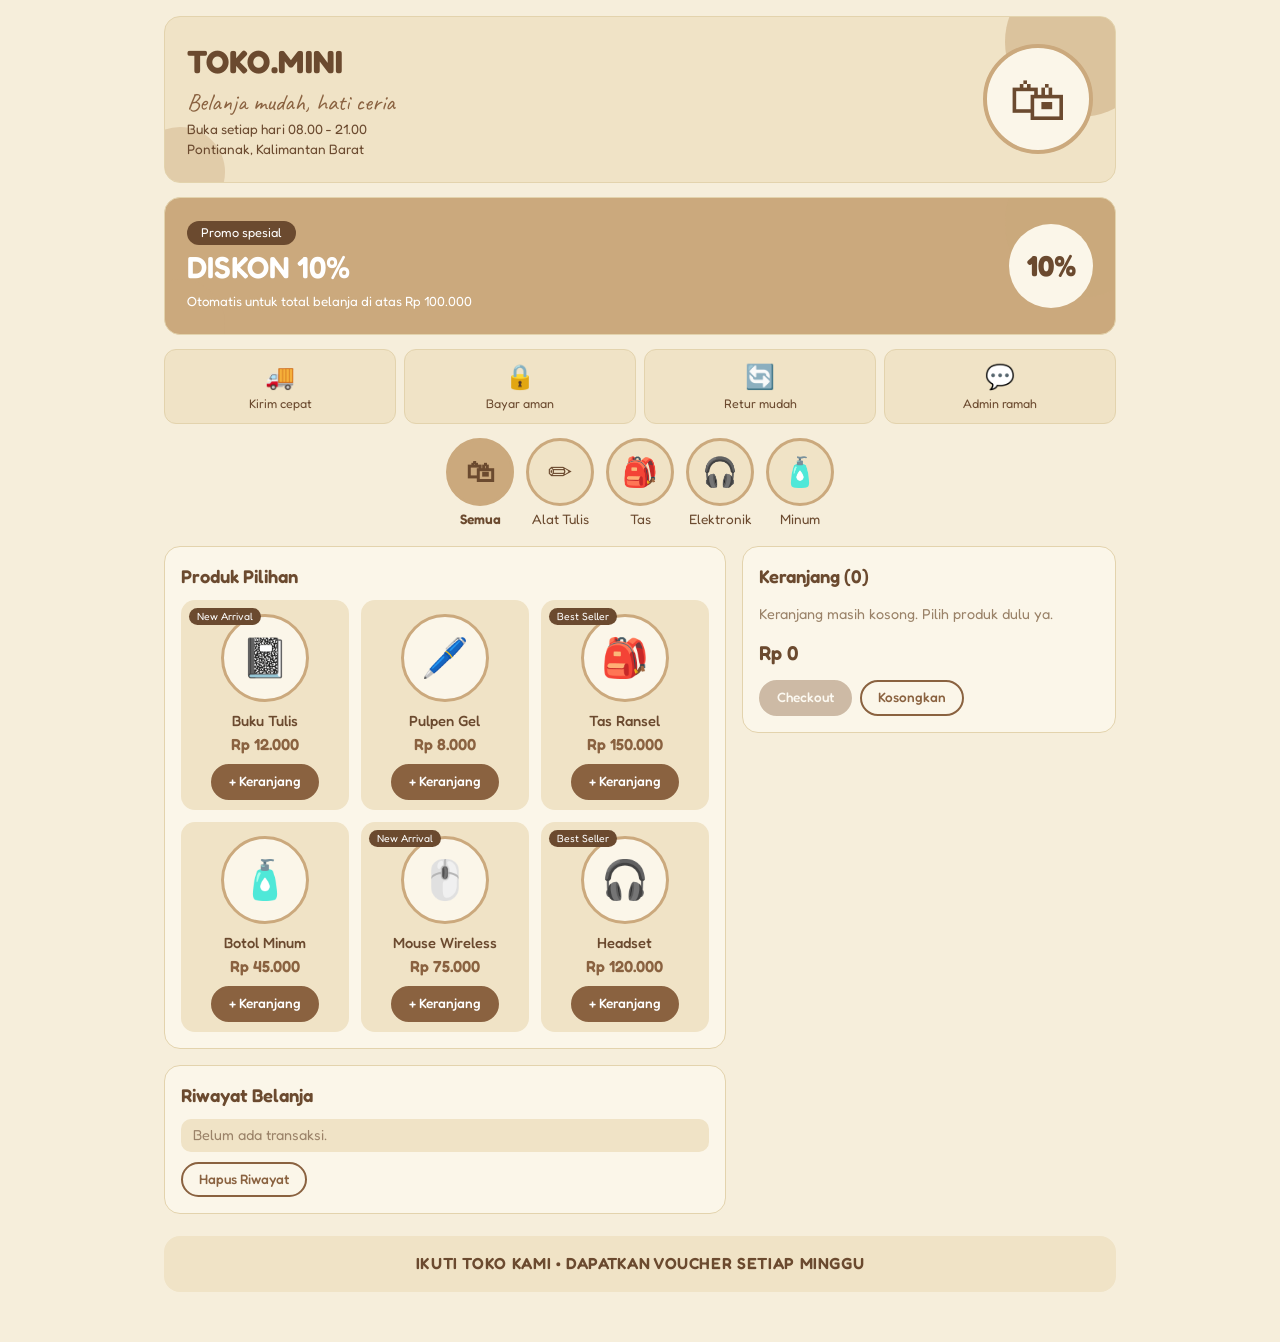
<file: index.html>
<!DOCTYPE html>
<html lang="id">
<head>
<meta charset="UTF-8">
<meta name="viewport" content="width=device-width, initial-scale=1">
<title>Toko Mini - Keranjang Belanja</title>
<script src="https://code.jquery.com/jquery-3.7.1.min.js"></script>
<link href="https://fonts.googleapis.com/css2?family=Fredoka:wght@400;500;600;700&family=Caveat:wght@600&display=swap" rel="stylesheet">
<style>
:root{--bg:#f6eedb;--card:#f0e3c6;--tan:#cba97d;--brown:#6b4a2f;--dark:#8a6240;--cream:#fbf6e9;--bad:#b5473a;--ok:#5f7f4e}
*{box-sizing:border-box}
body{margin:0;background:var(--bg);color:var(--brown);font-family:'Fredoka',system-ui,sans-serif;line-height:1.45}
main{max-width:980px;margin:0 auto;padding:16px 14px 50px}
.banner{position:relative;overflow:hidden;background:var(--card);border-radius:16px;padding:22px;margin-bottom:14px;border:1px solid #e3d3ad}
.banner::before{content:"";position:absolute;width:150px;height:150px;border-radius:50%;background:var(--tan);opacity:.55;right:-40px;top:-50px}
.banner::after{content:"";position:absolute;width:90px;height:90px;border-radius:50%;background:var(--tan);opacity:.4;left:-30px;bottom:-35px}
.banner>*{position:relative;z-index:1}
h1,h2{margin:0}
h1{font-size:2rem;font-weight:700;letter-spacing:.02em}
h2{font-size:1.15rem;font-weight:600;margin-bottom:10px}
.script{font-family:'Caveat',cursive;font-size:1.5rem;color:var(--dark)}
.hero{display:flex;align-items:center;justify-content:space-between;gap:12px}
.hero small{display:block;font-size:.85rem}
.bigico{font-size:3.6rem;background:var(--cream);width:110px;height:110px;border-radius:50%;display:grid;place-items:center;flex:none;border:4px solid var(--tan)}
.sale{display:flex;align-items:center;justify-content:space-between;gap:12px;background:var(--tan);color:#fff}
.sale h2{font-size:1.9rem;color:#fff;margin:0}
.sale .pill{background:var(--brown);color:#fff;border-radius:99px;padding:3px 14px;font-size:.8rem;display:inline-block}
.sale .pct{background:var(--cream);color:var(--brown);font-size:1.8rem;font-weight:700;border-radius:50%;width:84px;height:84px;display:grid;place-items:center;flex:none}
.policy{display:grid;grid-template-columns:repeat(4,1fr);gap:8px;margin-bottom:14px}
.policy div{background:var(--card);border-radius:12px;padding:10px 4px;text-align:center;font-size:.78rem;border:1px solid #e3d3ad}
.policy span{display:block;font-size:1.5rem}
.cats{display:flex;gap:12px;justify-content:center;flex-wrap:wrap;margin:6px 0 16px}
.cat{background:none;border:0;cursor:pointer;font:inherit;color:var(--brown);font-size:.85rem;text-align:center;padding:0}
.cat span{display:grid;place-items:center;width:68px;height:68px;border-radius:50%;background:var(--card);border:3px solid var(--tan);font-size:1.8rem;margin:0 auto 4px;transition:.2s}
.cat.on span,.cat:hover span{background:var(--tan)}
.cat.on{font-weight:600}
.layout{display:grid;grid-template-columns:1.5fr 1fr;gap:16px}
@media(max-width:780px){.layout{grid-template-columns:1fr}.policy{grid-template-columns:repeat(2,1fr)}.hero .bigico{width:80px;height:80px;font-size:2.4rem}}
.panel{background:var(--cream);border:1px solid #e3d3ad;border-radius:16px;padding:16px;margin-bottom:16px}
.grid{display:grid;grid-template-columns:repeat(auto-fill,minmax(150px,1fr));gap:12px}
.prod{background:var(--card);border-radius:14px;padding:10px;text-align:center;position:relative}
.prod .pic{width:88px;height:88px;margin:4px auto 8px;border-radius:50%;background:var(--cream);border:3px solid var(--tan);display:grid;place-items:center;font-size:2.4rem}
.prod b{display:block;font-weight:500;font-size:.92rem}
.prod .hrg{color:var(--dark);font-weight:600;margin:2px 0 8px}
.ribbon{position:absolute;top:8px;left:8px;background:var(--brown);color:#fff;font-size:.65rem;padding:1px 8px;border-radius:99px}
button.btn{font:inherit;font-weight:500;font-size:.85rem;cursor:pointer;border-radius:99px;padding:6px 16px;border:2px solid var(--dark);background:var(--dark);color:#fff}
button.btn.alt{background:transparent;color:var(--dark)}
button.btn.sm{padding:0 9px}
button:disabled{opacity:.4;cursor:not-allowed}
button:hover:not(:disabled){filter:brightness(1.1)}
button:focus-visible,input:focus-visible,textarea:focus-visible{outline:3px solid var(--tan);outline-offset:2px}
.item{display:flex;justify-content:space-between;align-items:center;gap:8px;padding:8px 0;border-bottom:1px dashed var(--tan);font-size:.9rem}
.qty{display:flex;align-items:center;gap:6px}
.empty{color:#9a8268;font-size:.9rem}
.total{margin:12px 0;font-size:1.25rem;font-weight:600}
.total del{color:#a8977f;font-weight:400;margin-right:6px;font-size:1rem}
.badge{display:inline-block;background:var(--ok);color:#fff;border-radius:99px;font-size:.7rem;padding:1px 10px;margin-left:6px;vertical-align:middle}
.row{display:flex;gap:8px;flex-wrap:wrap}
.hint{font-size:.8rem;color:#9a8268;margin:0 0 8px}
#riwayat{list-style:none;margin:0 0 10px;padding:0;font-size:.85rem}
#riwayat li{background:var(--card);border-radius:10px;padding:6px 12px;margin-top:6px}
.success{display:none;background:var(--ok);color:#fff;border-radius:12px;padding:10px 14px;margin-bottom:12px}
.follow{text-align:center;background:var(--card);border-radius:16px;padding:16px;margin-top:6px;font-weight:600;letter-spacing:.04em}
#overlay{display:none;position:fixed;inset:0;background:rgba(80,55,30,.5);z-index:10;padding:16px;overflow:auto}
.modal{background:var(--cream);max-width:440px;margin:6vh auto;border-radius:18px;padding:22px}
label{display:block;font-weight:500;margin:12px 0 4px;font-size:.88rem}
input,textarea{width:100%;font:inherit;padding:9px 14px;border:2px solid #e3d3ad;border-radius:12px;background:#fff;color:var(--brown)}
input.invalid,textarea.invalid{border-color:var(--bad)}
input.valid,textarea.valid{border-color:var(--ok)}
.err{display:none;color:var(--bad);font-size:.8rem;margin-top:4px}
.right{justify-content:flex-end;margin-top:16px}
</style>
</head>
<body>
<main>
  <div class="success" id="okMsg"></div>

  <!-- Banner toko -->
  <div class="banner hero">
    <div>
      <h1>TOKO.MINI</h1>
      <div class="script">Belanja mudah, hati ceria</div>
      <small>Buka setiap hari 08.00 - 21.00</small>
      <small>Pontianak, Kalimantan Barat</small>
    </div>
    <div class="bigico">&#128717;</div>
  </div>

  <!-- Banner sale (Latihan 1) -->
  <div class="banner sale">
    <div>
      <span class="pill">Promo spesial</span>
      <h2>DISKON 10%</h2>
      <small>Otomatis untuk total belanja di atas Rp 100.000</small>
    </div>
    <div class="pct">10%</div>
  </div>

  <div class="policy">
    <div><span>&#128666;</span>Kirim cepat</div>
    <div><span>&#128274;</span>Bayar aman</div>
    <div><span>&#128260;</span>Retur mudah</div>
    <div><span>&#128172;</span>Admin ramah</div>
  </div>

  <!-- Kategori: filter produk -->
  <div class="cats" id="cats">
    <button class="cat on" data-kat="semua"><span>&#128717;</span>Semua</button>
    <button class="cat" data-kat="alat"><span>&#9999;&#65039;</span>Alat Tulis</button>
    <button class="cat" data-kat="tas"><span>&#127890;</span>Tas</button>
    <button class="cat" data-kat="elektronik"><span>&#127911;</span>Elektronik</button>
    <button class="cat" data-kat="minum"><span>&#129524;</span>Minum</button>
  </div>

  <div class="layout">
    <div>
      <div class="panel">
        <h2>Produk Pilihan</h2>
        <div class="grid" id="productList"></div>
      </div>
      <div class="panel">
        <h2>Riwayat Belanja</h2>
        <ul id="riwayat"></ul>
        <button class="btn alt" id="btnHapusRiwayat">Hapus Riwayat</button>
      </div>
    </div>

    <div class="panel" style="align-self:start">
      <h2>Keranjang (<span id="cartCount">0</span>)</h2>
      <div id="cartItems"></div>
      <div class="total" id="cartTotal">Rp 0</div>
      <div class="row">
        <button class="btn" id="btnCheckout" disabled>Checkout</button>
        <button class="btn alt" id="btnKosongkan">Kosongkan</button>
      </div>
    </div>
  </div>

  <div class="follow">IKUTI TOKO KAMI &#8226; DAPATKAN VOUCHER SETIAP MINGGU</div>
</main>

<!-- Modal data pembeli (Latihan 3) -->
<div id="overlay">
  <form class="modal" id="buyerForm" novalidate>
    <h2>Data Pembeli</h2>
    <label for="bNama">Nama</label>
    <input id="bNama" placeholder="Nama lengkap">
    <div class="err" id="errNama">Nama minimal 3 karakter.</div>
    <label for="bAlamat">Alamat</label>
    <textarea id="bAlamat" rows="3" placeholder="Alamat pengiriman"></textarea>
    <div class="err" id="errAlamat">Alamat minimal 10 karakter.</div>
    <label for="bHp">No HP</label>
    <input id="bHp" placeholder="08xxxxxxxxxx" inputmode="numeric">
    <div class="err" id="errHp">No HP harus diawali 08 dan 10-13 digit angka.</div>
    <div class="row right">
      <button type="button" class="btn alt" id="btnBatal">Batal</button>
      <button type="submit" class="btn">Bayar Sekarang</button>
    </div>
  </form>
</div>

<script>
$(function () {
  const produk = [
    { id: 1, nama: 'Buku Tulis',     harga: 12000,  kat: 'alat',       ico: '\u{1F4D3}', label: 'New Arrival' },
    { id: 2, nama: 'Pulpen Gel',     harga: 8000,   kat: 'alat',       ico: '\u{1F58A}\uFE0F', label: '' },
    { id: 3, nama: 'Tas Ransel',     harga: 150000, kat: 'tas',        ico: '\u{1F392}', label: 'Best Seller' },
    { id: 4, nama: 'Botol Minum',    harga: 45000,  kat: 'minum',      ico: '\u{1F9F4}', label: '' },
    { id: 5, nama: 'Mouse Wireless', harga: 75000,  kat: 'elektronik', ico: '\u{1F5B1}\uFE0F', label: 'New Arrival' },
    { id: 6, nama: 'Headset',        harga: 120000, kat: 'elektronik', ico: '\u{1F3A7}', label: 'Best Seller' }
  ];
  let cart = [];
  const rp = n => 'Rp ' + n.toLocaleString('id-ID');

  // ---------- tampilkan produk (bisa difilter kategori) ----------
  function tampilProduk(kat) {
    const $g = $('#productList').empty();
    $.each(produk, function (_, p) {
      if (kat !== 'semua' && p.kat !== kat) return;
      $g.append(
        `<div class="prod">${p.label ? `<span class="ribbon">${p.label}</span>` : ''}
         <div class="pic">${p.ico}</div><b>${p.nama}</b><div class="hrg">${rp(p.harga)}</div>
         <button class="btn btnTambah" data-id="${p.id}">+ Keranjang</button></div>`
      );
    });
    $g.hide().fadeIn(250);
  }
  $('#cats').on('click', '.cat', function () {
    $('.cat').removeClass('on'); $(this).addClass('on');
    tampilProduk($(this).data('kat'));
  });

  $('#productList').on('click', '.btnTambah', function () {
    const id = $(this).data('id');
    const ada = cart.find(i => i.id === id);
    if (ada) ada.qty++;
    else { const p = produk.find(x => x.id === id); cart.push({ ...p, qty: 1 }); }
    updateCartUI();
  });

  $('#cartItems').on('click', 'button', function () {
    const id = $(this).data('id'), aksi = $(this).data('aksi');
    const item = cart.find(i => i.id === id);
    if (aksi === 'plus') item.qty++;
    if (aksi === 'minus') item.qty--;
    if (aksi === 'hapus') item.qty = 0;
    cart = cart.filter(i => i.qty > 0);
    updateCartUI();
  });
  $('#btnKosongkan').click(function () { cart = []; updateCartUI(); });

  // ---------- updateCartUI + Latihan 1 (diskon 10%) ----------
  function updateCartUI() {
    const $list = $('#cartItems').empty();
    if (!cart.length) $list.html('<p class="empty">Keranjang masih kosong. Pilih produk dulu ya.</p>');
    $.each(cart, function (_, i) {
      $list.append(
        `<div class="item"><div><b>${i.ico} ${i.nama}</b><br>${rp(i.harga)}</div>
         <div class="qty">
           <button class="btn alt sm" data-aksi="minus" data-id="${i.id}">-</button>${i.qty}
           <button class="btn alt sm" data-aksi="plus" data-id="${i.id}">+</button>
           <button class="btn sm" data-aksi="hapus" data-id="${i.id}" title="Hapus">x</button>
         </div></div>`
      );
    });

    let totalHarga = cart.reduce((sum, item) => sum + (item.harga * item.qty), 0);
    $('#cartTotal').text(rp(totalHarga));

    if (totalHarga > 100000) {
      const diskon = totalHarga * 0.1;
      totalHarga -= diskon;
      $('#cartTotal').html(`
        <del>${rp(totalHarga + diskon)}</del>
        <strong>${rp(totalHarga)}</strong><span class="badge">Hemat ${rp(diskon)}</span>
      `);
    }
    $('#cartCount').text(cart.reduce((s, i) => s + i.qty, 0));
    $('#btnCheckout').prop('disabled', !cart.length);
  }
  function hitungTotal() {
    const t = cart.reduce((s, i) => s + i.harga * i.qty, 0);
    return t > 100000 ? t * 0.9 : t;
  }
  const hitungQty = () => cart.reduce((s, i) => s + i.qty, 0);

  // ---------- Latihan 2: riwayat di localStorage ----------
  function simpanRiwayat(total, qty) {
    const riwayat = JSON.parse(localStorage.getItem('riwayat')) || [];
    riwayat.push({ tanggal: new Date().toISOString(), total, qty });
    localStorage.setItem('riwayat', JSON.stringify(riwayat));
  }
  function tampilRiwayat() {
    const riwayat = JSON.parse(localStorage.getItem('riwayat')) || [];
    const $ul = $('#riwayat').empty();
    if (!riwayat.length) { $ul.html('<li class="empty">Belum ada transaksi.</li>'); return; }
    $.each(riwayat.slice().reverse(), function (_, r) {
      const tgl = new Date(r.tanggal).toLocaleString('id-ID', { dateStyle: 'medium', timeStyle: 'short' });
      $ul.append(`<li>${tgl} &mdash; ${r.qty} barang, <b>${rp(r.total)}</b></li>`);
    });
  }
  $('#btnHapusRiwayat').click(function () { localStorage.removeItem('riwayat'); tampilRiwayat(); });

  // ---------- Latihan 3: modal + validasi pembeli ----------
  const rules = [
    { el: '#bNama',   err: '#errNama',   ok: v => v.trim().length >= 3 },
    { el: '#bAlamat', err: '#errAlamat', ok: v => v.trim().length >= 10 },
    { el: '#bHp',     err: '#errHp',     ok: v => /^08\d{8,11}$/.test(v.trim()) }
  ];
  function cek(r) {
    const good = r.ok($(r.el).val());
    $(r.err).toggle(!good);
    $(r.el).toggleClass('invalid', !good).toggleClass('valid', good);
    return good;
  }
  $.each(rules, function (_, r) { $(r.el).on('input', function () { cek(r); }); });

  function tutupModal() { $('#overlay').fadeOut(200); }
  $('#btnCheckout').click(function () {
    $('#buyerForm')[0].reset();
    $('#buyerForm .err').hide();
    $('#buyerForm input, #buyerForm textarea').removeClass('valid invalid');
    $('#overlay').fadeIn(200);
    $('#bNama').focus();
  });
  $('#btnBatal').click(tutupModal);
  $(document).keydown(e => { if (e.key === 'Escape') tutupModal(); });

  $('#buyerForm').submit(function (e) {
    e.preventDefault();
    let valid = true;
    $.each(rules, function (_, r) { if (!cek(r)) valid = false; });
    if (!valid) return;

    const total = hitungTotal(), qty = hitungQty();
    simpanRiwayat(total, qty);
    $('#okMsg').text(`Terima kasih, ${$('#bNama').val().trim()}! Pesanan ${qty} barang (${rp(total)}) berhasil.`)
      .fadeIn().delay(3500).fadeOut();
    cart = [];
    updateCartUI();
    tampilRiwayat();
    tutupModal();
  });

  tampilProduk('semua');
  updateCartUI();
  tampilRiwayat();
});
</script>
</body>
</html>
</file>
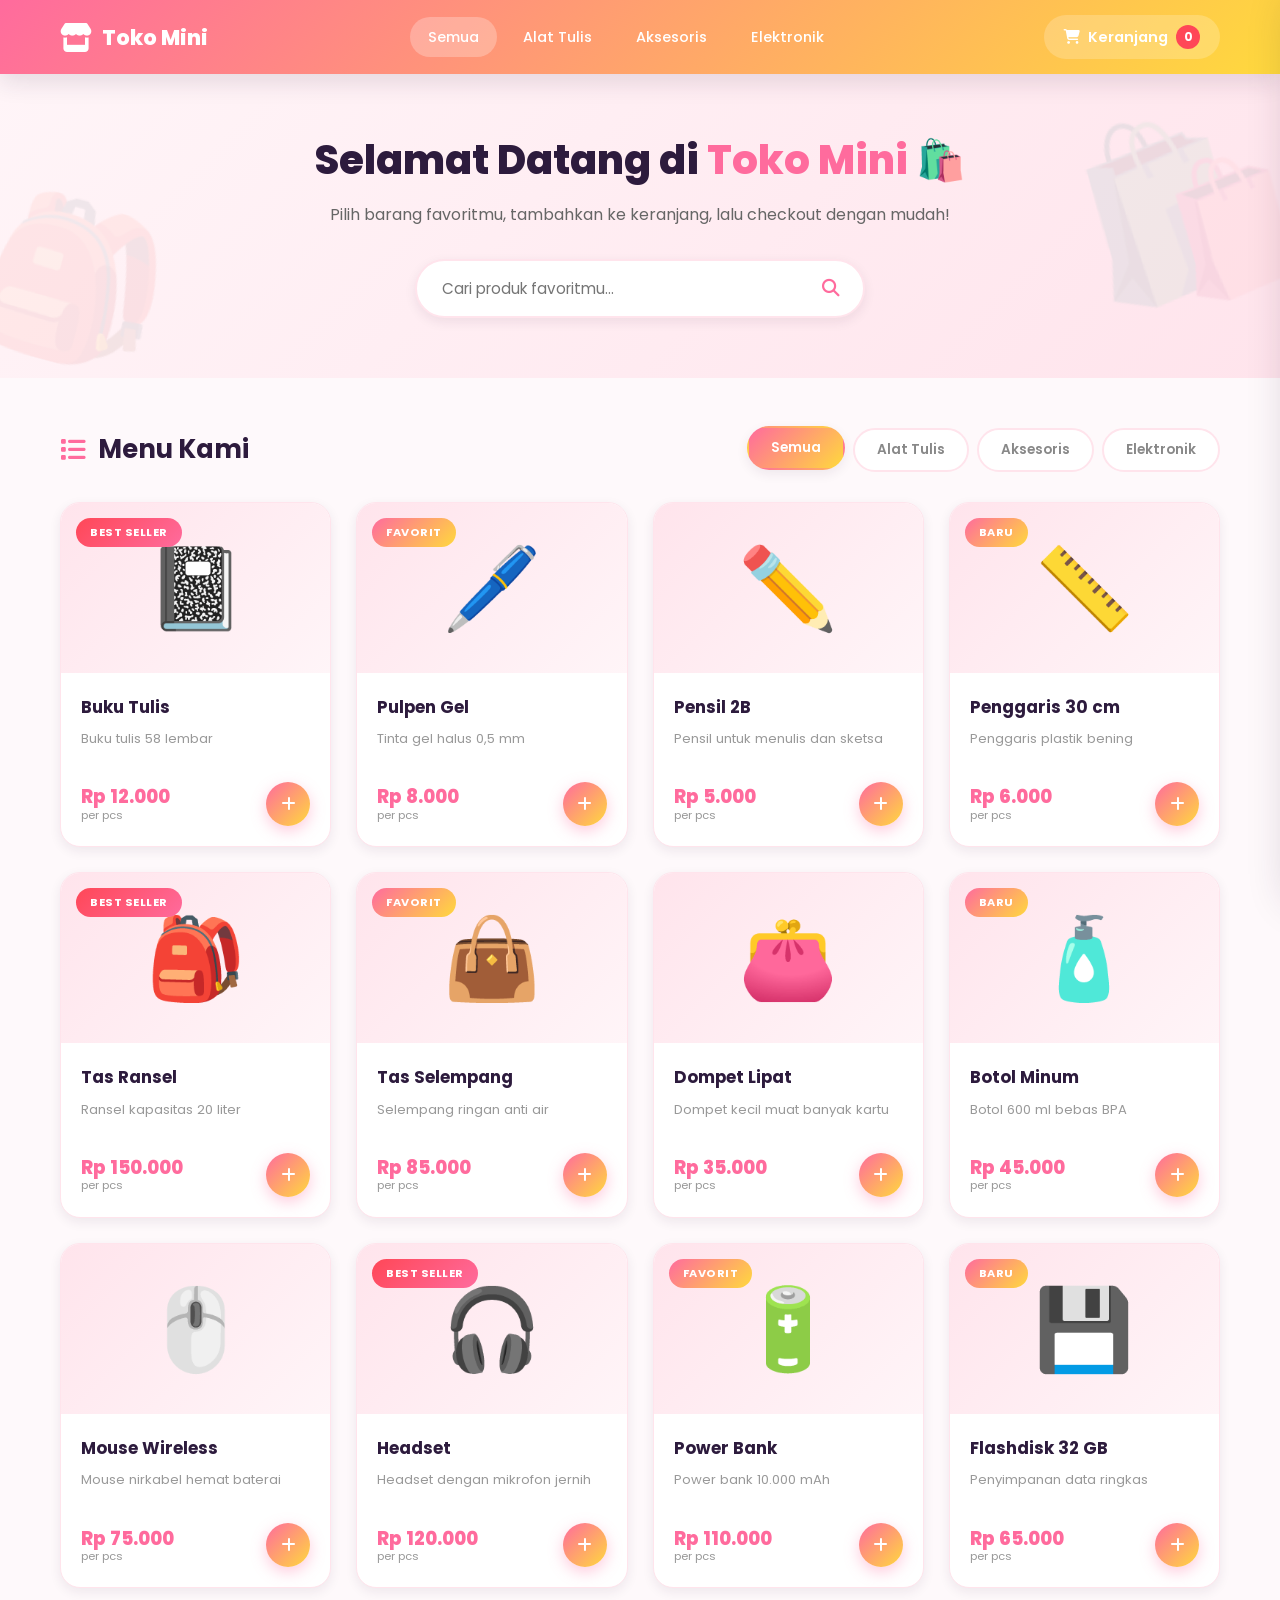
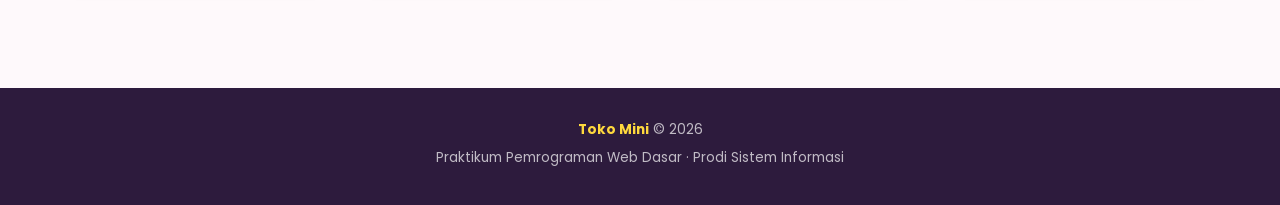
<file: Produk Baru/index.html>
<!DOCTYPE html>
<html lang="id">
<head>
  <meta charset="UTF-8">
  <meta name="viewport" content="width=device-width, initial-scale=1.0">
  <title>Toko Mini - Belanja Praktis Setiap Hari</title>

  <!-- jQuery CDN -->
  <script src="https://code.jquery.com/jquery-3.7.1.min.js"></script>
  <!-- Font Awesome untuk ikon -->
  <link rel="stylesheet" href="https://cdnjs.cloudflare.com/ajax/libs/font-awesome/6.4.0/css/all.min.css">
  <!-- Google Fonts -->
  <link href="https://fonts.googleapis.com/css2?family=Poppins:wght@300;400;500;600;700;800&display=swap" rel="stylesheet">
  <!-- CSS Eksternal -->
  <link rel="stylesheet" href="style.css">
</head>
<body>

  <!-- ========== NAVBAR ========== -->
  <nav class="navbar">
    <div class="nav-container">
      <div class="logo"><i class="fas fa-store"></i><span>Toko Mini</span></div>
      <div class="nav-menu" id="navMenu">
        <a class="nav-link active" data-filter="all">Semua</a>
        <a class="nav-link" data-filter="alat-tulis">Alat Tulis</a>
        <a class="nav-link" data-filter="aksesoris">Aksesoris</a>
        <a class="nav-link" data-filter="elektronik">Elektronik</a>
      </div>
      <div class="cart-btn" id="cartBtn">
        <i class="fas fa-shopping-cart"></i>
        <span class="cart-text">Keranjang</span>
        <span class="cart-badge" id="cartBadge">0</span>
      </div>
      <div class="hamburger" id="hamburger"><i class="fas fa-bars"></i></div>
    </div>
  </nav>

  <!-- ========== HERO SECTION ========== -->
  <section class="hero">
    <div class="hero-content">
      <h1>Selamat Datang di <span>Toko Mini</span> 🛍️</h1>
      <p>Pilih barang favoritmu, tambahkan ke keranjang, lalu checkout dengan mudah!</p>
      <div class="search-box">
        <input type="text" id="searchProduk" placeholder="Cari produk favoritmu...">
        <i class="fas fa-search"></i>
      </div>
    </div>
  </section>

  <!-- ========== PRODUK SECTION ========== -->
  <section class="produk-section">
    <div class="section-header">
      <h2><i class="fas fa-list"></i> Menu Kami</h2>
      <div class="filter-btns">
        <button class="filter-btn active" data-cat="all">Semua</button>
        <button class="filter-btn" data-cat="alat-tulis">Alat Tulis</button>
        <button class="filter-btn" data-cat="aksesoris">Aksesoris</button>
        <button class="filter-btn" data-cat="elektronik">Elektronik</button>
      </div>
    </div>
    <!-- Grid produk akan di-render oleh jQuery -->
    <div class="produk-grid" id="produkGrid"></div>
  </section>

  <!-- ========== CART SIDEBAR ========== -->
  <div class="cart-overlay" id="cartOverlay"></div>
  <aside class="cart-sidebar" id="cartSidebar">
    <div class="cart-header">
      <h3><i class="fas fa-shopping-bag"></i> Keranjang Belanja</h3>
      <button class="cart-close" id="cartClose"><i class="fas fa-times"></i></button>
    </div>
    <div class="cart-items" id="cartItems"><!-- Item keranjang di-render oleh jQuery --></div>
    <div class="cart-footer">
      <div class="cart-total">
        <span>Total:</span>
        <span class="total-price" id="cartTotal">Rp 0</span>
      </div>
      <button class="btn-checkout" id="btnCheckout"><i class="fas fa-check-circle"></i> Checkout Sekarang</button>
      <!-- Latihan 2: tampilan riwayat dari localStorage -->
      <button class="btn-riwayat" id="btnRiwayat"><i class="fas fa-history"></i> Riwayat Belanja</button>
      <ul class="riwayat-list" id="riwayatList"></ul>
    </div>
  </aside>

  <!-- ========== LATIHAN 3: MODAL DATA PEMBELI ========== -->
  <div class="modal-overlay" id="checkoutModal">
    <form class="modal-box" id="buyerForm" novalidate>
      <h3><i class="fas fa-user"></i> Data Pembeli</h3>
      <label for="bNama">Nama</label>
      <input type="text" id="bNama" placeholder="Nama lengkap">
      <div class="err" id="errNama">Nama minimal 3 karakter.</div>
      <label for="bAlamat">Alamat</label>
      <textarea id="bAlamat" rows="3" placeholder="Alamat pengiriman"></textarea>
      <div class="err" id="errAlamat">Alamat minimal 10 karakter.</div>
      <label for="bHp">No HP</label>
      <input type="text" id="bHp" inputmode="numeric" placeholder="08xxxxxxxxxx">
      <div class="err" id="errHp">No HP harus diawali 08 dan 10-13 digit angka.</div>
      <div class="modal-actions">
        <button type="button" class="btn-batal" id="btnBatal">Batal</button>
        <button type="submit" class="btn-bayar" id="btnBayar"><i class="fas fa-check-circle"></i> Bayar Sekarang</button>
      </div>
    </form>
  </div>

  <!-- ========== TOAST NOTIFICATION ========== -->
  <div class="toast" id="toast">
    <i class="fas fa-check-circle"></i>
    <span id="toastMsg">Produk ditambahkan!</span>
  </div>

  <!-- ========== FOOTER ========== -->
  <footer class="footer">
    <p><strong>Toko Mini</strong> © 2026</p>
    <p>Praktikum Pemrograman Web Dasar · Prodi Sistem Informasi</p>
  </footer>

  <!-- JavaScript Eksternal -->
  <script src="script.js"></script>
</body>
</html>
</file>
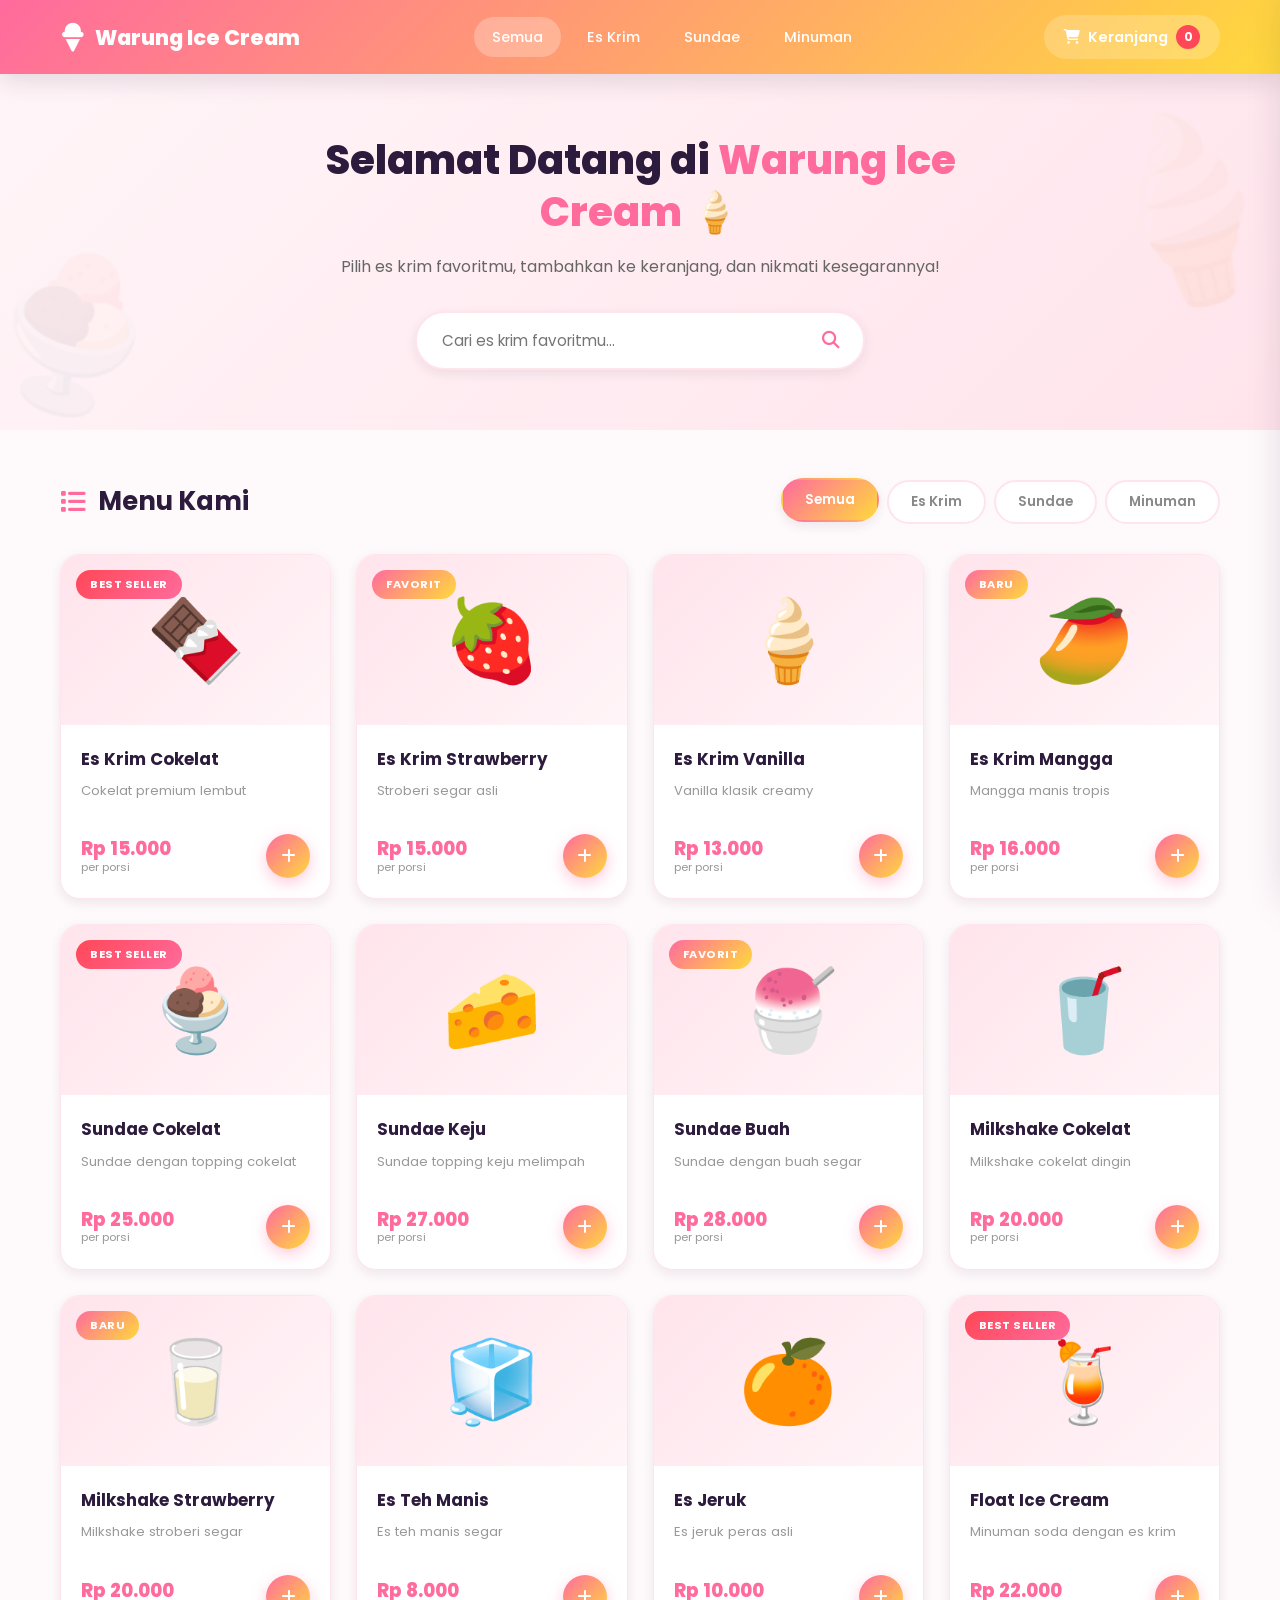
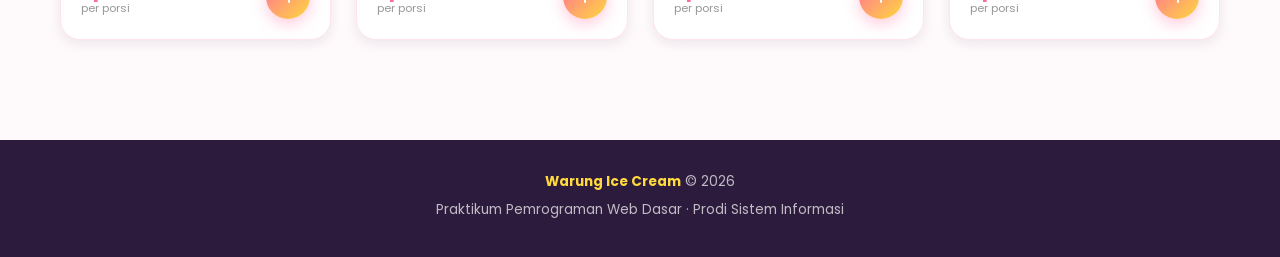
<file: Tugas Praktikum/index.html>
<!DOCTYPE html>
<html lang="id">
<head>
  <meta charset="UTF-8">
  <meta name="viewport" content="width=device-width, initial-scale=1.0">
  <title>Warung Ice Cream - Es Krim Segar Setiap Hari!</title>

  <!-- jQuery CDN -->
  <script src="https://code.jquery.com/jquery-3.7.1.min.js"></script>
  <!-- Font Awesome untuk ikon -->
  <link rel="stylesheet" href="https://cdnjs.cloudflare.com/ajax/libs/font-awesome/6.4.0/css/all.min.css">
  <!-- Google Fonts -->
  <link href="https://fonts.googleapis.com/css2?family=Poppins:wght@300;400;500;600;700;800&display=swap" rel="stylesheet">
  <!-- CSS Eksternal -->
  <link rel="stylesheet" href="style.css">
</head>
<body>

  <!-- ========== NAVBAR ========== -->
  <nav class="navbar">
    <div class="nav-container">
      <div class="logo"><i class="fas fa-ice-cream"></i><span>Warung Ice Cream</span></div>
      <div class="nav-menu" id="navMenu">
        <a class="nav-link active" data-filter="all">Semua</a>
        <a class="nav-link" data-filter="es-krim">Es Krim</a>
        <a class="nav-link" data-filter="sundae">Sundae</a>
        <a class="nav-link" data-filter="minuman">Minuman</a>
      </div>
      <div class="cart-btn" id="cartBtn">
        <i class="fas fa-shopping-cart"></i>
        <span class="cart-text">Keranjang</span>
        <span class="cart-badge" id="cartBadge">0</span>
      </div>
      <div class="hamburger" id="hamburger"><i class="fas fa-bars"></i></div>
    </div>
  </nav>

  <!-- ========== HERO SECTION ========== -->
  <section class="hero">
    <div class="hero-content">
      <h1>Selamat Datang di <span>Warung Ice Cream</span> 🍦</h1>
      <p>Pilih es krim favoritmu, tambahkan ke keranjang, dan nikmati kesegarannya!</p>
      <div class="search-box">
        <input type="text" id="searchProduk" placeholder="Cari es krim favoritmu...">
        <i class="fas fa-search"></i>
      </div>
    </div>
  </section>

  <!-- ========== PRODUK SECTION ========== -->
  <section class="produk-section">
    <div class="section-header">
      <h2><i class="fas fa-list"></i> Menu Kami</h2>
      <div class="filter-btns">
        <button class="filter-btn active" data-cat="all">Semua</button>
        <button class="filter-btn" data-cat="es-krim">Es Krim</button>
        <button class="filter-btn" data-cat="sundae">Sundae</button>
        <button class="filter-btn" data-cat="minuman">Minuman</button>
      </div>
    </div>
    <!-- Grid produk akan di-render oleh jQuery -->
    <div class="produk-grid" id="produkGrid"></div>
  </section>

  <!-- ========== CART SIDEBAR ========== -->
  <div class="cart-overlay" id="cartOverlay"></div>
  <aside class="cart-sidebar" id="cartSidebar">
    <div class="cart-header">
      <h3><i class="fas fa-shopping-bag"></i> Keranjang Belanja</h3>
      <button class="cart-close" id="cartClose"><i class="fas fa-times"></i></button>
    </div>
    <div class="cart-items" id="cartItems"><!-- Item keranjang di-render oleh jQuery --></div>
    <div class="cart-footer">
      <div class="cart-total">
        <span>Total:</span>
        <span class="total-price" id="cartTotal">Rp 0</span>
      </div>
      <button class="btn-checkout" id="btnCheckout"><i class="fas fa-check-circle"></i> Checkout Sekarang</button>
      <!-- Latihan 2: tampilan riwayat dari localStorage -->
      <button class="btn-riwayat" id="btnRiwayat"><i class="fas fa-history"></i> Riwayat Belanja</button>
      <ul class="riwayat-list" id="riwayatList"></ul>
    </div>
  </aside>

  <!-- ========== LATIHAN 3: MODAL DATA PEMBELI ========== -->
  <div class="modal-overlay" id="checkoutModal">
    <form class="modal-box" id="buyerForm" novalidate>
      <h3><i class="fas fa-user"></i> Data Pembeli</h3>
      <label for="bNama">Nama</label>
      <input type="text" id="bNama" placeholder="Nama lengkap">
      <div class="err" id="errNama">Nama minimal 3 karakter.</div>
      <label for="bAlamat">Alamat</label>
      <textarea id="bAlamat" rows="3" placeholder="Alamat pengiriman"></textarea>
      <div class="err" id="errAlamat">Alamat minimal 10 karakter.</div>
      <label for="bHp">No HP</label>
      <input type="text" id="bHp" inputmode="numeric" placeholder="08xxxxxxxxxx">
      <div class="err" id="errHp">No HP harus diawali 08 dan 10-13 digit angka.</div>
      <div class="modal-actions">
        <button type="button" class="btn-batal" id="btnBatal">Batal</button>
        <button type="submit" class="btn-bayar" id="btnBayar"><i class="fas fa-check-circle"></i> Bayar Sekarang</button>
      </div>
    </form>
  </div>

  <!-- ========== TOAST NOTIFICATION ========== -->
  <div class="toast" id="toast">
    <i class="fas fa-check-circle"></i>
    <span id="toastMsg">Produk ditambahkan!</span>
  </div>

  <!-- ========== FOOTER ========== -->
  <footer class="footer">
    <p><strong>Warung Ice Cream</strong> © 2026</p>
    <p>Praktikum Pemrograman Web Dasar · Prodi Sistem Informasi</p>
  </footer>

  <!-- JavaScript Eksternal -->
  <script src="script.js"></script>
</body>
</html>
</file>
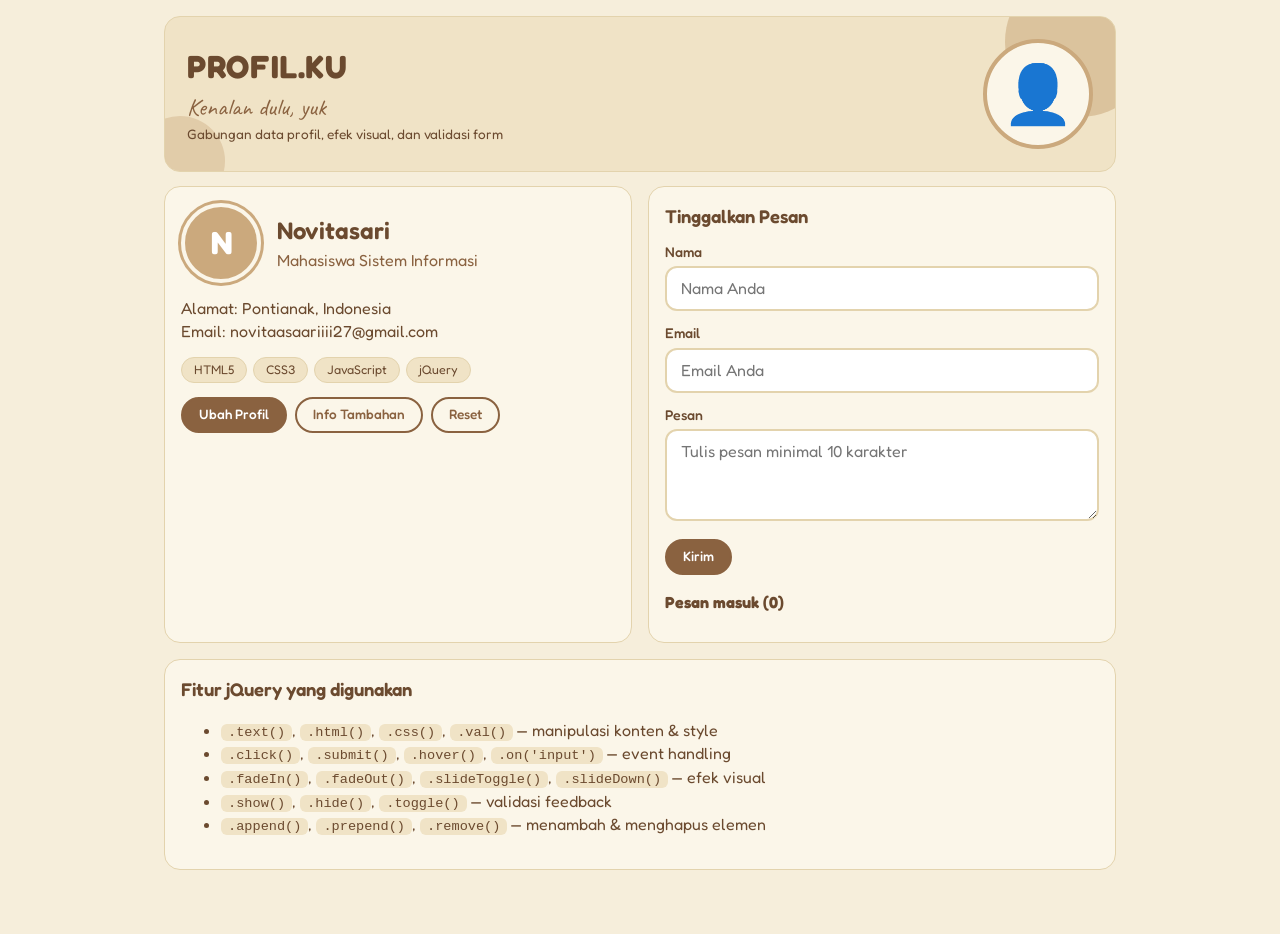
<file: profil.html>
<!DOCTYPE html>
<html lang="id">
<head>
<meta charset="UTF-8">
<meta name="viewport" content="width=device-width, initial-scale=1">
<title>Profil - Novitasari</title>
<script src="https://code.jquery.com/jquery-3.7.1.min.js"></script>
<link href="https://fonts.googleapis.com/css2?family=Fredoka:wght@400;500;600;700&family=Caveat:wght@600&display=swap" rel="stylesheet">
<style>
:root{--bg:#f6eedb;--card:#f0e3c6;--tan:#cba97d;--brown:#6b4a2f;--dark:#8a6240;--cream:#fbf6e9;--bad:#b5473a;--ok:#5f7f4e}
*{box-sizing:border-box}
body{margin:0;background:var(--bg);color:var(--brown);font-family:'Fredoka',system-ui,sans-serif;line-height:1.45}
main{max-width:980px;margin:0 auto;padding:16px 14px 50px}
.banner{position:relative;overflow:hidden;background:var(--card);border-radius:16px;padding:22px;margin-bottom:14px;border:1px solid #e3d3ad}
.banner::before{content:"";position:absolute;width:150px;height:150px;border-radius:50%;background:var(--tan);opacity:.55;right:-40px;top:-50px}
.banner::after{content:"";position:absolute;width:90px;height:90px;border-radius:50%;background:var(--tan);opacity:.4;left:-30px;bottom:-35px}
.banner>*{position:relative;z-index:1}
h1,h2{margin:0}
h1{font-size:2rem;font-weight:700;letter-spacing:.02em}
h2{font-size:1.15rem;font-weight:600;margin-bottom:10px}
.script{font-family:'Caveat',cursive;font-size:1.5rem;color:var(--dark)}
.hero{display:flex;align-items:center;justify-content:space-between;gap:12px}
.hero small{display:block;font-size:.85rem}
.bigico{font-size:3.6rem;background:var(--cream);width:110px;height:110px;border-radius:50%;display:grid;place-items:center;flex:none;border:4px solid var(--tan)}
.sale{display:flex;align-items:center;justify-content:space-between;gap:12px;background:var(--tan);color:#fff}
.sale h2{font-size:1.9rem;color:#fff;margin:0}
.sale .pill{background:var(--brown);color:#fff;border-radius:99px;padding:3px 14px;font-size:.8rem;display:inline-block}
.sale .pct{background:var(--cream);color:var(--brown);font-size:1.8rem;font-weight:700;border-radius:50%;width:84px;height:84px;display:grid;place-items:center;flex:none}
.policy{display:grid;grid-template-columns:repeat(4,1fr);gap:8px;margin-bottom:14px}
.policy div{background:var(--card);border-radius:12px;padding:10px 4px;text-align:center;font-size:.78rem;border:1px solid #e3d3ad}
.policy span{display:block;font-size:1.5rem}
.cats{display:flex;gap:12px;justify-content:center;flex-wrap:wrap;margin:6px 0 16px}
.cat{background:none;border:0;cursor:pointer;font:inherit;color:var(--brown);font-size:.85rem;text-align:center;padding:0}
.cat span{display:grid;place-items:center;width:68px;height:68px;border-radius:50%;background:var(--card);border:3px solid var(--tan);font-size:1.8rem;margin:0 auto 4px;transition:.2s}
.cat.on span,.cat:hover span{background:var(--tan)}
.cat.on{font-weight:600}
.layout{display:grid;grid-template-columns:1.5fr 1fr;gap:16px}
@media(max-width:780px){.layout{grid-template-columns:1fr}.policy{grid-template-columns:repeat(2,1fr)}.hero .bigico{width:80px;height:80px;font-size:2.4rem}}
.panel{background:var(--cream);border:1px solid #e3d3ad;border-radius:16px;padding:16px;margin-bottom:16px}
.grid{display:grid;grid-template-columns:repeat(auto-fill,minmax(150px,1fr));gap:12px}
.prod{background:var(--card);border-radius:14px;padding:10px;text-align:center;position:relative}
.prod .pic{width:88px;height:88px;margin:4px auto 8px;border-radius:50%;background:var(--cream);border:3px solid var(--tan);display:grid;place-items:center;font-size:2.4rem}
.prod b{display:block;font-weight:500;font-size:.92rem}
.prod .hrg{color:var(--dark);font-weight:600;margin:2px 0 8px}
.ribbon{position:absolute;top:8px;left:8px;background:var(--brown);color:#fff;font-size:.65rem;padding:1px 8px;border-radius:99px}
button.btn{font:inherit;font-weight:500;font-size:.85rem;cursor:pointer;border-radius:99px;padding:6px 16px;border:2px solid var(--dark);background:var(--dark);color:#fff}
button.btn.alt{background:transparent;color:var(--dark)}
button.btn.sm{padding:0 9px}
button:disabled{opacity:.4;cursor:not-allowed}
button:hover:not(:disabled){filter:brightness(1.1)}
button:focus-visible,input:focus-visible,textarea:focus-visible{outline:3px solid var(--tan);outline-offset:2px}
.item{display:flex;justify-content:space-between;align-items:center;gap:8px;padding:8px 0;border-bottom:1px dashed var(--tan);font-size:.9rem}
.qty{display:flex;align-items:center;gap:6px}
.empty{color:#9a8268;font-size:.9rem}
.total{margin:12px 0;font-size:1.25rem;font-weight:600}
.total del{color:#a8977f;font-weight:400;margin-right:6px;font-size:1rem}
.badge{display:inline-block;background:var(--ok);color:#fff;border-radius:99px;font-size:.7rem;padding:1px 10px;margin-left:6px;vertical-align:middle}
.row{display:flex;gap:8px;flex-wrap:wrap}
.hint{font-size:.8rem;color:#9a8268;margin:0 0 8px}
#riwayat{list-style:none;margin:0 0 10px;padding:0;font-size:.85rem}
#riwayat li{background:var(--card);border-radius:10px;padding:6px 12px;margin-top:6px}
.success{display:none;background:var(--ok);color:#fff;border-radius:12px;padding:10px 14px;margin-bottom:12px}
.follow{text-align:center;background:var(--card);border-radius:16px;padding:16px;margin-top:6px;font-weight:600;letter-spacing:.04em}
#overlay{display:none;position:fixed;inset:0;background:rgba(80,55,30,.5);z-index:10;padding:16px;overflow:auto}
.modal{background:var(--cream);max-width:440px;margin:6vh auto;border-radius:18px;padding:22px}
label{display:block;font-weight:500;margin:12px 0 4px;font-size:.88rem}
input,textarea{width:100%;font:inherit;padding:9px 14px;border:2px solid #e3d3ad;border-radius:12px;background:#fff;color:var(--brown)}
input.invalid,textarea.invalid{border-color:var(--bad)}
input.valid,textarea.valid{border-color:var(--ok)}
.err{display:none;color:var(--bad);font-size:.8rem;margin-top:4px}
.right{justify-content:flex-end;margin-top:16px}
/* navigasi */
nav{background:var(--cream);border-bottom:1px solid #e3d3ad;position:sticky;top:0;z-index:5}
nav .in{max-width:980px;margin:0 auto;padding:10px 14px;display:flex;align-items:center;justify-content:space-between}
nav b{font-size:1.2rem;letter-spacing:.03em}
nav a{color:var(--brown);text-decoration:none;padding:6px 16px;border-radius:99px;font-weight:500;margin-left:6px}
nav a.on{background:var(--dark);color:#fff}
nav a:hover:not(.on){background:var(--card)}
a.btn{font:inherit;font-weight:500;font-size:.85rem;border-radius:99px;padding:6px 16px;border:2px solid var(--dark);background:var(--dark);color:#fff;text-decoration:none;display:inline-block;margin-top:8px}
/* halaman profil */
.wrap{display:grid;grid-template-columns:1fr 1fr;gap:16px}
@media(max-width:680px){.wrap{grid-template-columns:1fr}}
.head{display:flex;gap:16px;align-items:center}
.head h2{font-size:1.5rem;margin:0}
.avatar{width:80px;height:80px;border-radius:50%;background:var(--tan);color:#fff;display:grid;place-items:center;font-size:2rem;font-weight:700;flex:none;border:4px solid var(--cream);box-shadow:0 0 0 3px var(--tan);transition:transform .2s,background .2s;cursor:pointer}
.role{color:var(--dark)}
.meta{margin:14px 0}
.tags{display:flex;gap:6px;flex-wrap:wrap;margin:8px 0 14px}
.tag{background:var(--card);border:1px solid #e3d3ad;font-size:.78rem;padding:3px 12px;border-radius:99px}
#editBox{display:none;background:var(--card);border-radius:14px;padding:4px 14px 14px;margin-top:14px}
#extra{display:none;background:var(--card);border-radius:12px;padding:12px 14px;margin-top:12px;font-size:.9rem}
#inbox{list-style:none;margin:12px 0 0;padding:0}
#inbox li{background:var(--card);border-radius:10px;padding:8px 12px;margin-top:8px;font-size:.9rem;cursor:pointer}
#inbox li small{color:#9a8268}
code{background:var(--card);padding:1px 7px;border-radius:6px;font-size:.85rem}

</style>
</head>
<body>
<main>
  <div class="banner hero">
    <div>
      <h1>PROFIL.KU</h1>
      <div class="script">Kenalan dulu, yuk</div>
      <small>Gabungan data profil, efek visual, dan validasi form</small>
    </div>
    <div class="bigico">&#128100;</div>
  </div>

  <div class="wrap">
    <div class="panel" id="profileBox">
      <div class="head">
        <div class="avatar" id="avatar" title="Arahkan kursor ke sini">N</div>
        <div><h2 id="pName">Novitasari</h2><div class="role" id="pRole">Mahasiswa Sistem Informasi</div></div>
      </div>
      <div class="meta">
        <div>Alamat: <span id="pLoc">Pontianak, Indonesia</span></div>
        <div>Email: <span id="pMail">novitaasaariiii27@gmail.com</span></div>
      </div>
      <div class="tags" id="skills"><span class="tag">HTML5</span><span class="tag">CSS3</span><span class="tag">JavaScript</span><span class="tag">jQuery</span></div>
      <div class="row">
        <button class="btn" id="btnEdit">Ubah Profil</button>
        <button class="btn alt" id="btnInfo">Info Tambahan</button>
        <button class="btn alt" id="btnReset">Reset</button>
      </div>
      <div id="extra">Halo, aku Novitasari. Halaman ini dibuat dengan jQuery. Klik pesan pada daftar di kanan untuk menghapusnya.</div>
      <form id="editBox" novalidate>
        <label for="eName">Nama</label><input id="eName">
        <div class="err" id="eErrName">Nama minimal 3 karakter.</div>
        <label for="eRole">Profesi</label><input id="eRole">
        <label for="eLoc">Alamat</label><input id="eLoc">
        <label for="eMail">Email</label><input id="eMail">
        <div class="err" id="eErrMail">Format email belum benar.</div>
        <div class="row" style="margin-top:12px"><button type="submit" class="btn">Simpan</button><button type="button" id="btnCancel" class="btn alt">Batal</button></div>
      </form>
    </div>

    <div class="panel">
      <h2>Tinggalkan Pesan</h2>
      <form id="msgForm" novalidate>
        <label for="mName">Nama</label><input id="mName" placeholder="Nama Anda">
        <div class="err" id="mErrName">Nama minimal 3 karakter.</div>
        <label for="mMail">Email</label><input id="mMail" placeholder="Email Anda">
        <div class="err" id="mErrMail">Format email belum benar, contoh: nama@domain.com.</div>
        <label for="mText">Pesan</label><textarea id="mText" rows="3" placeholder="Tulis pesan minimal 10 karakter"></textarea>
        <div class="err" id="mErrText">Pesan minimal 10 karakter.</div>
        <div class="row" style="margin-top:12px"><button type="submit" class="btn">Kirim</button></div>
        <div class="success" id="mOk" style="margin-top:12px">Pesan terkirim. Terima kasih!</div>
      </form>
      <p style="margin:16px 0 0"><b>Pesan masuk (<span id="count">0</span>)</b></p>
      <ul id="inbox"></ul>
    </div>
  </div>

  <div class="panel">
    <h2>Fitur jQuery yang digunakan</h2>
    <ul>
      <li><code>.text()</code>, <code>.html()</code>, <code>.css()</code>, <code>.val()</code> &mdash; manipulasi konten &amp; style</li>
      <li><code>.click()</code>, <code>.submit()</code>, <code>.hover()</code>, <code>.on('input')</code> &mdash; event handling</li>
      <li><code>.fadeIn()</code>, <code>.fadeOut()</code>, <code>.slideToggle()</code>, <code>.slideDown()</code> &mdash; efek visual</li>
      <li><code>.show()</code>, <code>.hide()</code>, <code>.toggle()</code> &mdash; validasi feedback</li>
      <li><code>.append()</code>, <code>.prepend()</code>, <code>.remove()</code> &mdash; menambah &amp; menghapus elemen</li>
    </ul>
  </div>
</main>
<script>
$(function () {
  const emailOk = v => /^[^\s@]+@[^\s@]+\.[^\s@]+$/.test(v);
  const awal = { nama: 'Novitasari', peran: 'Peserta Praktikum jQuery', lokasi: 'Pontianak, Indonesia', mail: 'novitaasaariiii27@gmail.com' };

  // ----- tampilkan data profil ke halaman -----
  function tampil(d) {
    $('#pName').text(d.nama);
    $('#pRole').text(d.peran);
    $('#pLoc').text(d.lokasi);
    $('#pMail').text(d.mail);
    $('#avatar').text(d.nama.charAt(0).toUpperCase());
  }

  // ----- hover pada avatar -----
  $('#avatar').hover(
    function () { $(this).css({ transform: 'scale(1.12)', background: '#6b4a2f' }); },
    function () { $(this).css({ transform: '', background: '' }); }
  );

  // ----- info tambahan: slideToggle -----
  $('#btnInfo').click(function () { $('#extra').slideToggle(300); });

  // ----- ubah profil: buka form, isi dengan data sekarang -----
  $('#btnEdit').click(function () {
    $('#eName').val($('#pName').text());
    $('#eRole').val($('#pRole').text());
    $('#eLoc').val($('#pLoc').text());
    $('#eMail').val($('#pMail').text());
    $('#editBox .err').hide();
    $('#editBox').slideDown(300);
  });
  $('#btnCancel').click(function () { $('#editBox').slideUp(250); });

  $('#editBox').submit(function (e) {
    e.preventDefault();
    const a = $('#eName').val().trim().length >= 3;
    const b = emailOk($('#eMail').val().trim());
    $('#eErrName').toggle(!a);
    $('#eErrMail').toggle(!b);
    if (!(a && b)) return;
    const d = {
      nama: $('#eName').val().trim(),
      peran: $('#eRole').val().trim() || awal.peran,
      lokasi: $('#eLoc').val().trim() || awal.lokasi,
      mail: $('#eMail').val().trim()
    };
    $('#profileBox .head, #profileBox .meta').fadeOut(200, function () { tampil(d); $(this).fadeIn(300); });
    $('#editBox').slideUp(250);
  });

  $('#btnReset').click(function () {
    $('#profileBox .head, #profileBox .meta').fadeOut(200, function () { tampil(awal); $(this).fadeIn(300); });
    $('#editBox').slideUp(250);
    $('#extra').slideUp(250);
  });

  // ----- validasi form pesan (real-time + submit) -----
  const rules = [
    { el: '#mName', err: '#mErrName', ok: v => v.trim().length >= 3 },
    { el: '#mMail', err: '#mErrMail', ok: v => emailOk(v.trim()) },
    { el: '#mText', err: '#mErrText', ok: v => v.trim().length >= 10 }
  ];
  function cek(r) {
    const good = r.ok($(r.el).val());
    $(r.err).toggle(!good);
    $(r.el).toggleClass('invalid', !good).toggleClass('valid', good);
    return good;
  }
  $.each(rules, function (_, r) { $(r.el).on('input', function () { cek(r); }); });

  let jumlah = 0;
  $('#msgForm').submit(function (e) {
    e.preventDefault();
    let valid = true;
    $.each(rules, function (_, r) { if (!cek(r)) valid = false; });
    if (!valid) return;

    // tambahkan pesan ke daftar (paling baru di atas)
    const jam = new Date().toLocaleTimeString('id-ID', { hour: '2-digit', minute: '2-digit' });
    const $li = $('<li></li>').hide()
      .append($('<strong></strong>').text($('#mName').val().trim()))
      .append(' <small>(' + jam + ')</small><br>')
      .append($('<span></span>').text($('#mText').val().trim()));
    $('#inbox').prepend($li);
    $li.slideDown(250);
    $('#count').text(++jumlah);

    $('#mOk').fadeIn().delay(2000).fadeOut();
    this.reset();
    $('#msgForm input, #msgForm textarea').removeClass('valid invalid');
  });

  // klik pesan untuk menghapus
  $('#inbox').on('click', 'li', function () {
    $(this).fadeOut(250, function () { $(this).remove(); $('#count').text(--jumlah); });
  });
});
</script>
</body>
</html>
</file>
<file: Produk Baru/style.css>
/* ============================================================
   RESET & VARIABEL GLOBAL
   ============================================================ */
* {
    margin: 0;
    padding: 0;
    box-sizing: border-box;
}
:root {
    --primary: #ff6b9d;
    --primary-dark: #e84a7f;
    --secondary: #ffd93d;
    --accent: #6bcbff;
    --dark: #2d1b3d;
    --light: #fff5f8;
    --gradient: linear-gradient(135deg, #ff6b9d 0%, #ffd93d 100%);
    --shadow-sm: 0 4px 12px rgba(45, 27, 61, 0.08);
    --shadow-md: 0 8px 25px rgba(45, 27, 61, 0.12);
    --shadow-lg: 0 15px 40px rgba(255, 107, 157, 0.25);
    --radius: 20px;
}
body {
    font-family: 'Poppins', sans-serif;
    background: #fef9fb;
    color: var(--dark);
    line-height: 1.7;
    overflow-x: hidden;
}

/* ============================================================
   NAVBAR
   ============================================================ */
.navbar {
    background: var(--gradient);
    padding: 15px 0;
    position: sticky;
    top: 0;
    z-index: 100;
    box-shadow: var(--shadow-md);
}
.nav-container, .logo, .nav-menu, .cart-btn, .cart-badge {
    display: flex;
}
.nav-container, .logo, .cart-btn, .cart-badge, .section-header, .section-header h2, .produk-img, .produk-footer, .btn-add-cart, .cart-header, .cart-header h3, .cart-item, .cart-item-icon, .qty-control, .qty-btn, .cart-total, .btn-checkout, .toast {
    align-items: center;
}
.nav-container {
    max-width: 1200px;
    margin: 0 auto;
    padding: 0 20px;
    justify-content: space-between;
    gap: 20px;
}
.logo, .nav-link, .cart-btn, .cart-badge, .hamburger {
    color: white;
}
.logo {
    gap: 10px;
    font-size: 1.3rem;
    font-weight: 800;
    flex-shrink: 0;
}
.logo i {
    font-size: 1.8rem;
    animation: swing 2s ease-in-out infinite;
}

@keyframes swing {
    0%,
    100% {
        transform: rotate(-10deg);
    }
    50% {
        transform: rotate(10deg);
    }
}
.nav-menu {
    gap: 8px;
    flex-wrap: wrap;
}
.nav-link, .cart-btn, .hamburger, .filter-btn, .btn-add-cart, .cart-close, .qty-btn, .cart-item-remove, .btn-checkout {
    cursor: pointer;
}
.nav-link {
    text-decoration: none;
    padding: 8px 18px;
    border-radius: 50px;
    font-size: 0.9rem;
    font-weight: 500;
    transition: 0.3s;
}
.nav-link:hover,
.nav-link.active {
    background: rgba(255, 255, 255, 0.25);
}
.cart-btn {
    background: rgba(255, 255, 255, 0.2);
    padding: 10px 20px;
    border-radius: 50px;
    font-weight: 600;
    font-size: 0.9rem;
    gap: 8px;
    transition: 0.3s;
    flex-shrink: 0;
}
.cart-btn:hover {
    background: rgba(255, 255, 255, 0.35);
    transform: translateY(-2px);
}
.cart-badge {
    background: #ff4757;
    width: 24px;
    height: 24px;
    border-radius: 50%;
    justify-content: center;
    font-size: 0.75rem;
    font-weight: 700;
    transition: 0.2s;
}
.hamburger {
    display: none;
    font-size: 1.5rem;
    background: none;
    border: none;
}

/* ============================================================
   HERO
   ============================================================ */
.hero {
    background: linear-gradient(135deg, #fff5f8, #ffe4ec);
    padding: 60px 20px;
    text-align: center;
    position: relative;
    overflow: hidden;
}
.hero::before {
    content: '🛍️';
    position: absolute;
    font-size: 180px;
    opacity: 0.08;
    top: -20px;
    right: -20px;
    transform: rotate(-15deg);
}
.hero::after {
    content: '🎒';
    position: absolute;
    font-size: 150px;
    opacity: 0.08;
    bottom: -30px;
    left: -20px;
    transform: rotate(15deg);
}
.hero-content {
    max-width: 700px;
    margin: 0 auto;
    position: relative;
    z-index: 1;
}
.hero h1 {
    font-size: 2.5rem;
    color: var(--dark);
    margin-bottom: 15px;
    font-weight: 800;
    line-height: 1.3;
}
.hero h1 span {
    color: var(--primary);
}
.hero p {
    color: #666;
    font-size: 1rem;
    margin-bottom: 30px;
}
.search-box {
    max-width: 450px;
    margin: 0 auto;
    position: relative;
}
.search-box input {
    width: 100%;
    padding: 16px 55px 16px 25px;
    border: 2px solid #ffe4ec;
    border-radius: 50px;
    font-family: inherit;
    font-size: 0.95rem;
    outline: none;
    transition: 0.3s;
    background: white;
    box-shadow: var(--shadow-sm);
}
.search-box input:focus {
    border-color: var(--primary);
    box-shadow: 0 0 0 5px rgba(255, 107, 157, 0.15);
}
.search-box i {
    position: absolute;
    right: 25px;
    top: 50%;
    transform: translateY(-50%);
    color: var(--primary);
    font-size: 1.1rem;
}

/* ============================================================
   PRODUK SECTION
   ============================================================ */
.produk-section {
    max-width: 1200px;
    margin: 0 auto;
    padding: 50px 20px;
}
.section-header {
    display: flex;
    justify-content: space-between;
    margin-bottom: 30px;
    flex-wrap: wrap;
    gap: 20px;
}
.section-header h2 {
    font-size: 1.6rem;
    color: var(--dark);
    display: flex;
    gap: 12px;
}
.section-header h2 i {
    color: var(--primary);
}
.filter-btns {
    display: flex;
    gap: 8px;
    flex-wrap: wrap;
}
.filter-btn {
    padding: 10px 22px;
    border: 2px solid #ffe4ec;
    background: white;
    border-radius: 50px;
    font-size: 0.85rem;
    font-weight: 600;
    color: #888;
    transition: 0.3s;
    font-family: inherit;
}
.filter-btn:hover,
.filter-btn.active {
    background: var(--gradient);
    color: white;
    border-color: transparent;
    transform: translateY(-2px);
    box-shadow: var(--shadow-sm);
}
.produk-grid {
    display: grid;
    grid-template-columns: repeat(auto-fill, minmax(240px, 1fr));
    gap: 25px;
}

/* ============================================================
   KARTU PRODUK
   ============================================================ */
.produk-card {
    background: white;
    border-radius: var(--radius);
    overflow: hidden;
    box-shadow: var(--shadow-sm);
    transition: all 0.4s cubic-bezier(0.4, 0, 0.2, 1);
    border: 1px solid #ffe4ec;
    position: relative;
    animation: fadeInUp 0.5s ease;
}

@keyframes fadeInUp {
    from {
        opacity: 0;
        transform: translateY(20px);
    }
    to {
        opacity: 1;
        transform: translateY(0);
    }
}
.produk-card:hover {
    transform: translateY(-8px);
    box-shadow: var(--shadow-lg);
    border-color: var(--primary);
}
.produk-img {
    height: 170px;
    background: linear-gradient(135deg, #ffe4ec, #fff5f8);
    display: flex;
    justify-content: center;
    font-size: 5rem;
    position: relative;
    overflow: hidden;
}
.produk-badge {
    position: absolute;
    top: 15px;
    left: 15px;
    background: var(--gradient);
    color: white;
    padding: 5px 14px;
    border-radius: 50px;
    font-size: 0.7rem;
    font-weight: 700;
    z-index: 2;
    text-transform: uppercase;
    letter-spacing: 0.5px;
}
.produk-badge.hot {
    background: linear-gradient(135deg, #ff4757, #ff6b9d);
}
.produk-info {
    padding: 20px;
}
.produk-info h3 {
    font-size: 1.05rem;
    color: var(--dark);
    margin-bottom: 8px;
    font-weight: 700;
}
.produk-info .desc {
    font-size: 0.82rem;
    color: #999;
    margin-bottom: 15px;
    line-height: 1.5;
    min-height: 38px;
}
.produk-footer {
    display: flex;
    justify-content: space-between;
}
.produk-price {
    font-size: 1.15rem;
    font-weight: 800;
    color: var(--primary);
    line-height: 1.2;
}
.produk-price small {
    font-size: 0.7rem;
    color: #999;
    font-weight: 400;
    display: block;
}
.btn-add-cart {
    background: var(--gradient);
    color: white;
    border: none;
    width: 44px;
    height: 44px;
    border-radius: 50%;
    font-size: 1rem;
    transition: 0.3s;
    display: flex;
    justify-content: center;
    box-shadow: 0 5px 15px rgba(255, 107, 157, 0.35);
}
.btn-add-cart:hover {
    transform: rotate(90deg) scale(1.1);
    box-shadow: 0 8px 20px rgba(255, 107, 157, 0.5);
}
.btn-add-cart:active {
    transform: scale(0.9);
}

/* ============================================================
   CART SIDEBAR
   ============================================================ */
.cart-overlay {
    position: fixed;
    inset: 0;
    background: rgba(45, 27, 61, 0.5);
    backdrop-filter: blur(4px);
    z-index: 998;
    display: none;
}
.cart-sidebar {
    position: fixed;
    top: 0;
    right: -420px;
    width: 400px;
    max-width: 90vw;
    height: 100%;
    background: white;
    z-index: 999;
    box-shadow: -10px 0 40px rgba(45, 27, 61, 0.2);
    transition: right 0.4s cubic-bezier(0.4, 0, 0.2, 1);
    display: flex;
    flex-direction: column;
}
.cart-sidebar.open {
    right: 0;
}
.cart-header {
    background: var(--gradient);
    color: white;
    padding: 22px 25px;
    display: flex;
    justify-content: space-between;
}
.cart-header h3 {
    color: white;
    margin: 0;
    font-size: 1.1rem;
    display: flex;
    gap: 10px;
}
.cart-close {
    background: rgba(255, 255, 255, 0.25);
    border: none;
    color: white;
    width: 35px;
    height: 35px;
    border-radius: 50%;
    font-size: 1rem;
    transition: 0.3s;
}
.cart-close:hover {
    background: rgba(255, 255, 255, 0.4);
    transform: rotate(90deg);
}
.cart-items {
    flex: 1;
    overflow-y: auto;
    padding: 20px;
}
.cart-empty {
    text-align: center;
    padding: 50px 20px;
    color: #bbb;
}
.cart-empty i {
    font-size: 3.5rem;
    margin-bottom: 15px;
    color: #ffe4ec;
    display: block;
}
.cart-empty p {
    font-weight: 600;
    color: #999;
    margin-bottom: 5px;
}
.cart-empty small {
    font-size: 0.85rem;
}
.cart-item {
    display: flex;
    gap: 12px;
    padding: 14px;
    background: var(--light);
    border-radius: 14px;
    margin-bottom: 12px;
    animation: slideIn 0.3s ease;
}

@keyframes slideIn {
    from {
        opacity: 0;
        transform: translateX(20px);
    }
    to {
        opacity: 1;
        transform: translateX(0);
    }
}
.cart-item-icon {
    font-size: 2rem;
    width: 55px;
    height: 55px;
    background: white;
    border-radius: 12px;
    display: flex;
    justify-content: center;
    flex-shrink: 0;
    box-shadow: var(--shadow-sm);
}
.cart-item-info {
    flex: 1;
    min-width: 0;
}
.cart-item-info h5 {
    font-size: 0.88rem;
    color: var(--dark);
    margin-bottom: 4px;
    font-weight: 600;
    white-space: nowrap;
    overflow: hidden;
    text-overflow: ellipsis;
}
.cart-item-info .price {
    font-size: 0.85rem;
    color: var(--primary);
    font-weight: 700;
}
.qty-control {
    display: flex;
    gap: 6px;
    margin-top: 6px;
}
.qty-btn {
    width: 24px;
    height: 24px;
    border: none;
    background: white;
    border-radius: 6px;
    font-weight: 700;
    color: var(--primary);
    font-size: 0.8rem;
    display: flex;
    justify-content: center;
    transition: 0.2s;
    box-shadow: 0 2px 4px rgba(0,0,0,0.05);
}
.qty-btn:hover {
    background: var(--primary);
    color: white;
}
.qty-value {
    font-size: 0.85rem;
    font-weight: 700;
    min-width: 22px;
    text-align: center;
}
.cart-item-remove {
    background: none;
    border: none;
    color: #ff4757;
    font-size: 0.95rem;
    padding: 6px;
    transition: 0.2s;
    border-radius: 6px;
}
.cart-item-remove:hover {
    background: #ffe5e5;
    transform: scale(1.1);
}
.cart-footer {
    padding: 20px 25px;
    background: var(--light);
    border-top: 2px dashed #ffe4ec;
    max-height: 55%;
    overflow-y: auto;
}
.cart-total {
    display: flex;
    justify-content: space-between;
    margin-bottom: 15px;
}
.cart-total span:first-child {
    color: #888;
    font-size: 0.9rem;
}
.cart-total .total-price {
    font-size: 1.4rem;
    font-weight: 800;
    color: var(--primary);
    text-align: right;
}
.total-price small { text-decoration: line-through; color: #999; font-weight: 400; font-size: 0.8rem; display: block; }
.diskon-badge { background: #2ecc71; color: white; font-size: 0.65rem; padding: 2px 8px; border-radius: 50px; margin-left: 6px; vertical-align: middle; }
.btn-checkout {
    width: 100%;
    padding: 15px;
    background: var(--gradient);
    color: white;
    border: none;
    border-radius: 50px;
    font-family: inherit;
    font-weight: 700;
    font-size: 0.95rem;
    display: flex;
    justify-content: center;
    gap: 10px;
    transition: 0.3s;
    box-shadow: 0 8px 20px rgba(255, 107, 157, 0.3);
}
.btn-checkout:hover {
    transform: translateY(-2px);
    box-shadow: 0 12px 25px rgba(255, 107, 157, 0.45);
}
.btn-checkout:disabled {
    opacity: 0.7;
    cursor: not-allowed;
}
.btn-riwayat { width: 100%; margin-top: 10px; background: none; border: 2px solid #ffe4ec; border-radius: 50px; padding: 8px; font-family: inherit; font-weight: 600; font-size: 0.82rem; color: #888; cursor: pointer; transition: 0.3s; }
.btn-riwayat:hover { border-color: var(--primary); color: var(--primary); }
.riwayat-list { display: none; list-style: none; margin-top: 10px; font-size: 0.8rem; }
.riwayat-list li { background: white; border-radius: 10px; padding: 8px 12px; margin-top: 6px; color: #666; }

/* ============================================================
   MODAL DATA PEMBELI (Latihan 3)
   ============================================================ */
.modal-overlay { display: none; position: fixed; inset: 0; background: rgba(45, 27, 61, 0.55); backdrop-filter: blur(4px); z-index: 1100; padding: 16px; overflow: auto; }
.modal-box { background: white; max-width: 440px; margin: 8vh auto; border-radius: var(--radius); padding: 28px; box-shadow: var(--shadow-lg); }
.modal-box h3 { color: var(--primary); margin-bottom: 8px; display: flex; align-items: center; gap: 10px; }
.modal-box label { display: block; font-weight: 600; font-size: 0.85rem; margin: 14px 0 5px; }
.modal-box input, .modal-box textarea { width: 100%; padding: 12px 18px; border: 2px solid #ffe4ec; border-radius: 14px; font-family: inherit; font-size: 0.9rem; outline: none; transition: 0.3s; }
.modal-box input:focus, .modal-box textarea:focus { border-color: var(--primary); box-shadow: 0 0 0 4px rgba(255, 107, 157, 0.15); }
.modal-box .invalid { border-color: #ff4757; }
.modal-box .valid { border-color: #2ecc71; }
.err { display: none; color: #ff4757; font-size: 0.78rem; margin-top: 4px; }
.modal-actions { display: flex; gap: 10px; justify-content: flex-end; margin-top: 22px; }
.btn-batal, .btn-bayar { font-family: inherit; font-weight: 700; font-size: 0.88rem; border-radius: 50px; padding: 11px 24px; cursor: pointer; border: 2px solid var(--primary); transition: 0.3s; }
.btn-batal { background: white; color: var(--primary); }
.btn-bayar { background: var(--gradient); color: white; border-color: transparent; }
.btn-bayar:disabled { opacity: 0.7; cursor: not-allowed; }

/* ============================================================
   TOAST
   ============================================================ */
.toast {
    position: fixed;
    bottom: 30px;
    left: 50%;
    transform: translateX(-50%) translateY(100px);
    background: var(--dark);
    color: white;
    padding: 14px 28px;
    border-radius: 50px;
    font-size: 0.9rem;
    font-weight: 500;
    z-index: 1200;
    opacity: 0;
    transition: all 0.4s cubic-bezier(0.4, 0, 0.2, 1);
    display: flex;
    gap: 10px;
    box-shadow: 0 15px 30px rgba(0, 0, 0, 0.25);
    pointer-events: none;
    max-width: 90vw;
}
.toast.show {
    transform: translateX(-50%) translateY(0);
    opacity: 1;
}
.toast i {
    color: var(--secondary);
}

/* ============================================================
   FOOTER
   ============================================================ */
.footer {
    background: var(--dark);
    color: white;
    text-align: center;
    padding: 30px 20px;
    margin-top: 50px;
}
.footer p {
    font-size: 0.85rem;
    color: rgba(255,255,255,0.7);
    margin-bottom: 5px;
}
.footer strong {
    color: var(--secondary);
}

/* ============================================================
   RESPONSIVE
   ============================================================ */

@media (max-width: 992px) {
    .nav-container {
        flex-wrap: wrap;
    }
    .nav-menu {
        order: 3;
        width: 100%;
        justify-content: center;
        margin-top: 10px;
    }
}

@media (max-width: 768px) {
    .hamburger {
        display: block;
    }
    .nav-menu {
        display: none;
        position: absolute;
        top: 100%;
        left: 0;
        right: 0;
        background: var(--primary-dark);
        flex-direction: column;
        padding: 15px;
        gap: 5px;
        box-shadow: var(--shadow-md);
        margin-top: 0;
    }
    .nav-menu.show {
        display: flex;
    }
    .nav-link {
        width: 100%;
        text-align: center;
        padding: 12px;
    }
    .cart-text {
        display: none;
    }
    .hero {
        padding: 40px 20px;
    }
    .hero h1 {
        font-size: 1.7rem;
    }
    .hero p {
        font-size: 0.9rem;
    }
    .section-header {
        flex-direction: column;
        align-items: flex-start;
    }
    .section-header h2 {
        font-size: 1.3rem;
    }
    .filter-btns {
        width: 100%;
        justify-content: center;
    }
    .produk-grid {
        grid-template-columns: repeat(auto-fill, minmax(160px, 1fr));
        gap: 15px;
    }
    .produk-img {
        height: 130px;
        font-size: 3.5rem;
    }
    .produk-info {
        padding: 15px;
    }
    .produk-info h3 {
        font-size: 0.95rem;
    }
    .produk-price {
        font-size: 1rem;
    }
    .btn-add-cart {
        width: 38px;
        height: 38px;
        font-size: 0.9rem;
    }
    .cart-sidebar {
        width: 100%;
        max-width: 100%;
    }
    .toast {
        font-size: 0.82rem;
        padding: 12px 20px;
    }
}

@media (max-width: 480px) {
    .produk-grid {
        grid-template-columns: repeat(2, 1fr);
        gap: 12px;
    }
    .produk-img {
        height: 110px;
        font-size: 3rem;
    }
    .produk-info {
        padding: 12px;
    }
    .produk-info h3 {
        font-size: 0.85rem;
    }
    .produk-info .desc {
        font-size: 0.75rem;
        min-height: 32px;
    }
    .produk-price {
        font-size: 0.9rem;
    }
    .filter-btn {
        padding: 8px 16px;
        font-size: 0.78rem;
    }
}
</file>
<file: Tugas Praktikum/style.css>
/* ============================================================
   RESET & VARIABEL GLOBAL
   ============================================================ */
* {
    margin: 0;
    padding: 0;
    box-sizing: border-box;
}
:root {
    --primary: #ff6b9d;
    --primary-dark: #e84a7f;
    --secondary: #ffd93d;
    --accent: #6bcbff;
    --dark: #2d1b3d;
    --light: #fff5f8;
    --gradient: linear-gradient(135deg, #ff6b9d 0%, #ffd93d 100%);
    --shadow-sm: 0 4px 12px rgba(45, 27, 61, 0.08);
    --shadow-md: 0 8px 25px rgba(45, 27, 61, 0.12);
    --shadow-lg: 0 15px 40px rgba(255, 107, 157, 0.25);
    --radius: 20px;
}
body {
    font-family: 'Poppins', sans-serif;
    background: #fef9fb;
    color: var(--dark);
    line-height: 1.7;
    overflow-x: hidden;
}

/* ============================================================
   NAVBAR
   ============================================================ */
.navbar {
    background: var(--gradient);
    padding: 15px 0;
    position: sticky;
    top: 0;
    z-index: 100;
    box-shadow: var(--shadow-md);
}
.nav-container, .logo, .nav-menu, .cart-btn, .cart-badge {
    display: flex;
}
.nav-container, .logo, .cart-btn, .cart-badge, .section-header, .section-header h2, .produk-img, .produk-footer, .btn-add-cart, .cart-header, .cart-header h3, .cart-item, .cart-item-icon, .qty-control, .qty-btn, .cart-total, .btn-checkout, .toast {
    align-items: center;
}
.nav-container {
    max-width: 1200px;
    margin: 0 auto;
    padding: 0 20px;
    justify-content: space-between;
    gap: 20px;
}
.logo, .nav-link, .cart-btn, .cart-badge, .hamburger {
    color: white;
}
.logo {
    gap: 10px;
    font-size: 1.3rem;
    font-weight: 800;
    flex-shrink: 0;
}
.logo i {
    font-size: 1.8rem;
    animation: swing 2s ease-in-out infinite;
}

@keyframes swing {
    0%,
    100% {
        transform: rotate(-10deg);
    }
    50% {
        transform: rotate(10deg);
    }
}
.nav-menu {
    gap: 8px;
    flex-wrap: wrap;
}
.nav-link, .cart-btn, .hamburger, .filter-btn, .btn-add-cart, .cart-close, .qty-btn, .cart-item-remove, .btn-checkout {
    cursor: pointer;
}
.nav-link {
    text-decoration: none;
    padding: 8px 18px;
    border-radius: 50px;
    font-size: 0.9rem;
    font-weight: 500;
    transition: 0.3s;
}
.nav-link:hover,
.nav-link.active {
    background: rgba(255, 255, 255, 0.25);
}
.cart-btn {
    background: rgba(255, 255, 255, 0.2);
    padding: 10px 20px;
    border-radius: 50px;
    font-weight: 600;
    font-size: 0.9rem;
    gap: 8px;
    transition: 0.3s;
    flex-shrink: 0;
}
.cart-btn:hover {
    background: rgba(255, 255, 255, 0.35);
    transform: translateY(-2px);
}
.cart-badge {
    background: #ff4757;
    width: 24px;
    height: 24px;
    border-radius: 50%;
    justify-content: center;
    font-size: 0.75rem;
    font-weight: 700;
    transition: 0.2s;
}
.hamburger {
    display: none;
    font-size: 1.5rem;
    background: none;
    border: none;
}

/* ============================================================
   HERO
   ============================================================ */
.hero {
    background: linear-gradient(135deg, #fff5f8, #ffe4ec);
    padding: 60px 20px;
    text-align: center;
    position: relative;
    overflow: hidden;
}
.hero::before {
    content: '🍦';
    position: absolute;
    font-size: 180px;
    opacity: 0.08;
    top: -20px;
    right: -20px;
    transform: rotate(-15deg);
}
.hero::after {
    content: '🍨';
    position: absolute;
    font-size: 150px;
    opacity: 0.08;
    bottom: -30px;
    left: -20px;
    transform: rotate(15deg);
}
.hero-content {
    max-width: 700px;
    margin: 0 auto;
    position: relative;
    z-index: 1;
}
.hero h1 {
    font-size: 2.5rem;
    color: var(--dark);
    margin-bottom: 15px;
    font-weight: 800;
    line-height: 1.3;
}
.hero h1 span {
    color: var(--primary);
}
.hero p {
    color: #666;
    font-size: 1rem;
    margin-bottom: 30px;
}
.search-box {
    max-width: 450px;
    margin: 0 auto;
    position: relative;
}
.search-box input {
    width: 100%;
    padding: 16px 55px 16px 25px;
    border: 2px solid #ffe4ec;
    border-radius: 50px;
    font-family: inherit;
    font-size: 0.95rem;
    outline: none;
    transition: 0.3s;
    background: white;
    box-shadow: var(--shadow-sm);
}
.search-box input:focus {
    border-color: var(--primary);
    box-shadow: 0 0 0 5px rgba(255, 107, 157, 0.15);
}
.search-box i {
    position: absolute;
    right: 25px;
    top: 50%;
    transform: translateY(-50%);
    color: var(--primary);
    font-size: 1.1rem;
}

/* ============================================================
   PRODUK SECTION
   ============================================================ */
.produk-section {
    max-width: 1200px;
    margin: 0 auto;
    padding: 50px 20px;
}
.section-header {
    display: flex;
    justify-content: space-between;
    margin-bottom: 30px;
    flex-wrap: wrap;
    gap: 20px;
}
.section-header h2 {
    font-size: 1.6rem;
    color: var(--dark);
    display: flex;
    gap: 12px;
}
.section-header h2 i {
    color: var(--primary);
}
.filter-btns {
    display: flex;
    gap: 8px;
    flex-wrap: wrap;
}
.filter-btn {
    padding: 10px 22px;
    border: 2px solid #ffe4ec;
    background: white;
    border-radius: 50px;
    font-size: 0.85rem;
    font-weight: 600;
    color: #888;
    transition: 0.3s;
    font-family: inherit;
}
.filter-btn:hover,
.filter-btn.active {
    background: var(--gradient);
    color: white;
    border-color: transparent;
    transform: translateY(-2px);
    box-shadow: var(--shadow-sm);
}
.produk-grid {
    display: grid;
    grid-template-columns: repeat(auto-fill, minmax(240px, 1fr));
    gap: 25px;
}

/* ============================================================
   KARTU PRODUK
   ============================================================ */
.produk-card {
    background: white;
    border-radius: var(--radius);
    overflow: hidden;
    box-shadow: var(--shadow-sm);
    transition: all 0.4s cubic-bezier(0.4, 0, 0.2, 1);
    border: 1px solid #ffe4ec;
    position: relative;
    animation: fadeInUp 0.5s ease;
}

@keyframes fadeInUp {
    from {
        opacity: 0;
        transform: translateY(20px);
    }
    to {
        opacity: 1;
        transform: translateY(0);
    }
}
.produk-card:hover {
    transform: translateY(-8px);
    box-shadow: var(--shadow-lg);
    border-color: var(--primary);
}
.produk-img {
    height: 170px;
    background: linear-gradient(135deg, #ffe4ec, #fff5f8);
    display: flex;
    justify-content: center;
    font-size: 5rem;
    position: relative;
    overflow: hidden;
}
.produk-badge {
    position: absolute;
    top: 15px;
    left: 15px;
    background: var(--gradient);
    color: white;
    padding: 5px 14px;
    border-radius: 50px;
    font-size: 0.7rem;
    font-weight: 700;
    z-index: 2;
    text-transform: uppercase;
    letter-spacing: 0.5px;
}
.produk-badge.hot {
    background: linear-gradient(135deg, #ff4757, #ff6b9d);
}
.produk-info {
    padding: 20px;
}
.produk-info h3 {
    font-size: 1.05rem;
    color: var(--dark);
    margin-bottom: 8px;
    font-weight: 700;
}
.produk-info .desc {
    font-size: 0.82rem;
    color: #999;
    margin-bottom: 15px;
    line-height: 1.5;
    min-height: 38px;
}
.produk-footer {
    display: flex;
    justify-content: space-between;
}
.produk-price {
    font-size: 1.15rem;
    font-weight: 800;
    color: var(--primary);
    line-height: 1.2;
}
.produk-price small {
    font-size: 0.7rem;
    color: #999;
    font-weight: 400;
    display: block;
}
.btn-add-cart {
    background: var(--gradient);
    color: white;
    border: none;
    width: 44px;
    height: 44px;
    border-radius: 50%;
    font-size: 1rem;
    transition: 0.3s;
    display: flex;
    justify-content: center;
    box-shadow: 0 5px 15px rgba(255, 107, 157, 0.35);
}
.btn-add-cart:hover {
    transform: rotate(90deg) scale(1.1);
    box-shadow: 0 8px 20px rgba(255, 107, 157, 0.5);
}
.btn-add-cart:active {
    transform: scale(0.9);
}

/* ============================================================
   CART SIDEBAR
   ============================================================ */
.cart-overlay {
    position: fixed;
    inset: 0;
    background: rgba(45, 27, 61, 0.5);
    backdrop-filter: blur(4px);
    z-index: 998;
    display: none;
}
.cart-sidebar {
    position: fixed;
    top: 0;
    right: -420px;
    width: 400px;
    max-width: 90vw;
    height: 100%;
    background: white;
    z-index: 999;
    box-shadow: -10px 0 40px rgba(45, 27, 61, 0.2);
    transition: right 0.4s cubic-bezier(0.4, 0, 0.2, 1);
    display: flex;
    flex-direction: column;
}
.cart-sidebar.open {
    right: 0;
}
.cart-header {
    background: var(--gradient);
    color: white;
    padding: 22px 25px;
    display: flex;
    justify-content: space-between;
}
.cart-header h3 {
    color: white;
    margin: 0;
    font-size: 1.1rem;
    display: flex;
    gap: 10px;
}
.cart-close {
    background: rgba(255, 255, 255, 0.25);
    border: none;
    color: white;
    width: 35px;
    height: 35px;
    border-radius: 50%;
    font-size: 1rem;
    transition: 0.3s;
}
.cart-close:hover {
    background: rgba(255, 255, 255, 0.4);
    transform: rotate(90deg);
}
.cart-items {
    flex: 1;
    overflow-y: auto;
    padding: 20px;
}
.cart-empty {
    text-align: center;
    padding: 50px 20px;
    color: #bbb;
}
.cart-empty i {
    font-size: 3.5rem;
    margin-bottom: 15px;
    color: #ffe4ec;
    display: block;
}
.cart-empty p {
    font-weight: 600;
    color: #999;
    margin-bottom: 5px;
}
.cart-empty small {
    font-size: 0.85rem;
}
.cart-item {
    display: flex;
    gap: 12px;
    padding: 14px;
    background: var(--light);
    border-radius: 14px;
    margin-bottom: 12px;
    animation: slideIn 0.3s ease;
}

@keyframes slideIn {
    from {
        opacity: 0;
        transform: translateX(20px);
    }
    to {
        opacity: 1;
        transform: translateX(0);
    }
}
.cart-item-icon {
    font-size: 2rem;
    width: 55px;
    height: 55px;
    background: white;
    border-radius: 12px;
    display: flex;
    justify-content: center;
    flex-shrink: 0;
    box-shadow: var(--shadow-sm);
}
.cart-item-info {
    flex: 1;
    min-width: 0;
}
.cart-item-info h5 {
    font-size: 0.88rem;
    color: var(--dark);
    margin-bottom: 4px;
    font-weight: 600;
    white-space: nowrap;
    overflow: hidden;
    text-overflow: ellipsis;
}
.cart-item-info .price {
    font-size: 0.85rem;
    color: var(--primary);
    font-weight: 700;
}
.qty-control {
    display: flex;
    gap: 6px;
    margin-top: 6px;
}
.qty-btn {
    width: 24px;
    height: 24px;
    border: none;
    background: white;
    border-radius: 6px;
    font-weight: 700;
    color: var(--primary);
    font-size: 0.8rem;
    display: flex;
    justify-content: center;
    transition: 0.2s;
    box-shadow: 0 2px 4px rgba(0,0,0,0.05);
}
.qty-btn:hover {
    background: var(--primary);
    color: white;
}
.qty-value {
    font-size: 0.85rem;
    font-weight: 700;
    min-width: 22px;
    text-align: center;
}
.cart-item-remove {
    background: none;
    border: none;
    color: #ff4757;
    font-size: 0.95rem;
    padding: 6px;
    transition: 0.2s;
    border-radius: 6px;
}
.cart-item-remove:hover {
    background: #ffe5e5;
    transform: scale(1.1);
}
.cart-footer {
    padding: 20px 25px;
    background: var(--light);
    border-top: 2px dashed #ffe4ec;
    max-height: 55%;
    overflow-y: auto;
}
.cart-total {
    display: flex;
    justify-content: space-between;
    margin-bottom: 15px;
}
.cart-total span:first-child {
    color: #888;
    font-size: 0.9rem;
}
.cart-total .total-price {
    font-size: 1.4rem;
    font-weight: 800;
    color: var(--primary);
    text-align: right;
}
.total-price small { text-decoration: line-through; color: #999; font-weight: 400; font-size: 0.8rem; display: block; }
.diskon-badge { background: #2ecc71; color: white; font-size: 0.65rem; padding: 2px 8px; border-radius: 50px; margin-left: 6px; vertical-align: middle; }
.btn-checkout {
    width: 100%;
    padding: 15px;
    background: var(--gradient);
    color: white;
    border: none;
    border-radius: 50px;
    font-family: inherit;
    font-weight: 700;
    font-size: 0.95rem;
    display: flex;
    justify-content: center;
    gap: 10px;
    transition: 0.3s;
    box-shadow: 0 8px 20px rgba(255, 107, 157, 0.3);
}
.btn-checkout:hover {
    transform: translateY(-2px);
    box-shadow: 0 12px 25px rgba(255, 107, 157, 0.45);
}
.btn-checkout:disabled {
    opacity: 0.7;
    cursor: not-allowed;
}
.btn-riwayat { width: 100%; margin-top: 10px; background: none; border: 2px solid #ffe4ec; border-radius: 50px; padding: 8px; font-family: inherit; font-weight: 600; font-size: 0.82rem; color: #888; cursor: pointer; transition: 0.3s; }
.btn-riwayat:hover { border-color: var(--primary); color: var(--primary); }
.riwayat-list { display: none; list-style: none; margin-top: 10px; font-size: 0.8rem; }
.riwayat-list li { background: white; border-radius: 10px; padding: 8px 12px; margin-top: 6px; color: #666; }

/* ============================================================
   MODAL DATA PEMBELI (Latihan 3)
   ============================================================ */
.modal-overlay { display: none; position: fixed; inset: 0; background: rgba(45, 27, 61, 0.55); backdrop-filter: blur(4px); z-index: 1100; padding: 16px; overflow: auto; }
.modal-box { background: white; max-width: 440px; margin: 8vh auto; border-radius: var(--radius); padding: 28px; box-shadow: var(--shadow-lg); }
.modal-box h3 { color: var(--primary); margin-bottom: 8px; display: flex; align-items: center; gap: 10px; }
.modal-box label { display: block; font-weight: 600; font-size: 0.85rem; margin: 14px 0 5px; }
.modal-box input, .modal-box textarea { width: 100%; padding: 12px 18px; border: 2px solid #ffe4ec; border-radius: 14px; font-family: inherit; font-size: 0.9rem; outline: none; transition: 0.3s; }
.modal-box input:focus, .modal-box textarea:focus { border-color: var(--primary); box-shadow: 0 0 0 4px rgba(255, 107, 157, 0.15); }
.modal-box .invalid { border-color: #ff4757; }
.modal-box .valid { border-color: #2ecc71; }
.err { display: none; color: #ff4757; font-size: 0.78rem; margin-top: 4px; }
.modal-actions { display: flex; gap: 10px; justify-content: flex-end; margin-top: 22px; }
.btn-batal, .btn-bayar { font-family: inherit; font-weight: 700; font-size: 0.88rem; border-radius: 50px; padding: 11px 24px; cursor: pointer; border: 2px solid var(--primary); transition: 0.3s; }
.btn-batal { background: white; color: var(--primary); }
.btn-bayar { background: var(--gradient); color: white; border-color: transparent; }
.btn-bayar:disabled { opacity: 0.7; cursor: not-allowed; }

/* ============================================================
   TOAST
   ============================================================ */
.toast {
    position: fixed;
    bottom: 30px;
    left: 50%;
    transform: translateX(-50%) translateY(100px);
    background: var(--dark);
    color: white;
    padding: 14px 28px;
    border-radius: 50px;
    font-size: 0.9rem;
    font-weight: 500;
    z-index: 1200;
    opacity: 0;
    transition: all 0.4s cubic-bezier(0.4, 0, 0.2, 1);
    display: flex;
    gap: 10px;
    box-shadow: 0 15px 30px rgba(0, 0, 0, 0.25);
    pointer-events: none;
    max-width: 90vw;
}
.toast.show {
    transform: translateX(-50%) translateY(0);
    opacity: 1;
}
.toast i {
    color: var(--secondary);
}

/* ============================================================
   FOOTER
   ============================================================ */
.footer {
    background: var(--dark);
    color: white;
    text-align: center;
    padding: 30px 20px;
    margin-top: 50px;
}
.footer p {
    font-size: 0.85rem;
    color: rgba(255,255,255,0.7);
    margin-bottom: 5px;
}
.footer strong {
    color: var(--secondary);
}

/* ============================================================
   RESPONSIVE
   ============================================================ */

@media (max-width: 992px) {
    .nav-container {
        flex-wrap: wrap;
    }
    .nav-menu {
        order: 3;
        width: 100%;
        justify-content: center;
        margin-top: 10px;
    }
}

@media (max-width: 768px) {
    .hamburger {
        display: block;
    }
    .nav-menu {
        display: none;
        position: absolute;
        top: 100%;
        left: 0;
        right: 0;
        background: var(--primary-dark);
        flex-direction: column;
        padding: 15px;
        gap: 5px;
        box-shadow: var(--shadow-md);
        margin-top: 0;
    }
    .nav-menu.show {
        display: flex;
    }
    .nav-link {
        width: 100%;
        text-align: center;
        padding: 12px;
    }
    .cart-text {
        display: none;
    }
    .hero {
        padding: 40px 20px;
    }
    .hero h1 {
        font-size: 1.7rem;
    }
    .hero p {
        font-size: 0.9rem;
    }
    .section-header {
        flex-direction: column;
        align-items: flex-start;
    }
    .section-header h2 {
        font-size: 1.3rem;
    }
    .filter-btns {
        width: 100%;
        justify-content: center;
    }
    .produk-grid {
        grid-template-columns: repeat(auto-fill, minmax(160px, 1fr));
        gap: 15px;
    }
    .produk-img {
        height: 130px;
        font-size: 3.5rem;
    }
    .produk-info {
        padding: 15px;
    }
    .produk-info h3 {
        font-size: 0.95rem;
    }
    .produk-price {
        font-size: 1rem;
    }
    .btn-add-cart {
        width: 38px;
        height: 38px;
        font-size: 0.9rem;
    }
    .cart-sidebar {
        width: 100%;
        max-width: 100%;
    }
    .toast {
        font-size: 0.82rem;
        padding: 12px 20px;
    }
}

@media (max-width: 480px) {
    .produk-grid {
        grid-template-columns: repeat(2, 1fr);
        gap: 12px;
    }
    .produk-img {
        height: 110px;
        font-size: 3rem;
    }
    .produk-info {
        padding: 12px;
    }
    .produk-info h3 {
        font-size: 0.85rem;
    }
    .produk-info .desc {
        font-size: 0.75rem;
        min-height: 32px;
    }
    .produk-price {
        font-size: 0.9rem;
    }
    .filter-btn {
        padding: 8px 16px;
        font-size: 0.78rem;
    }
}
</file>
